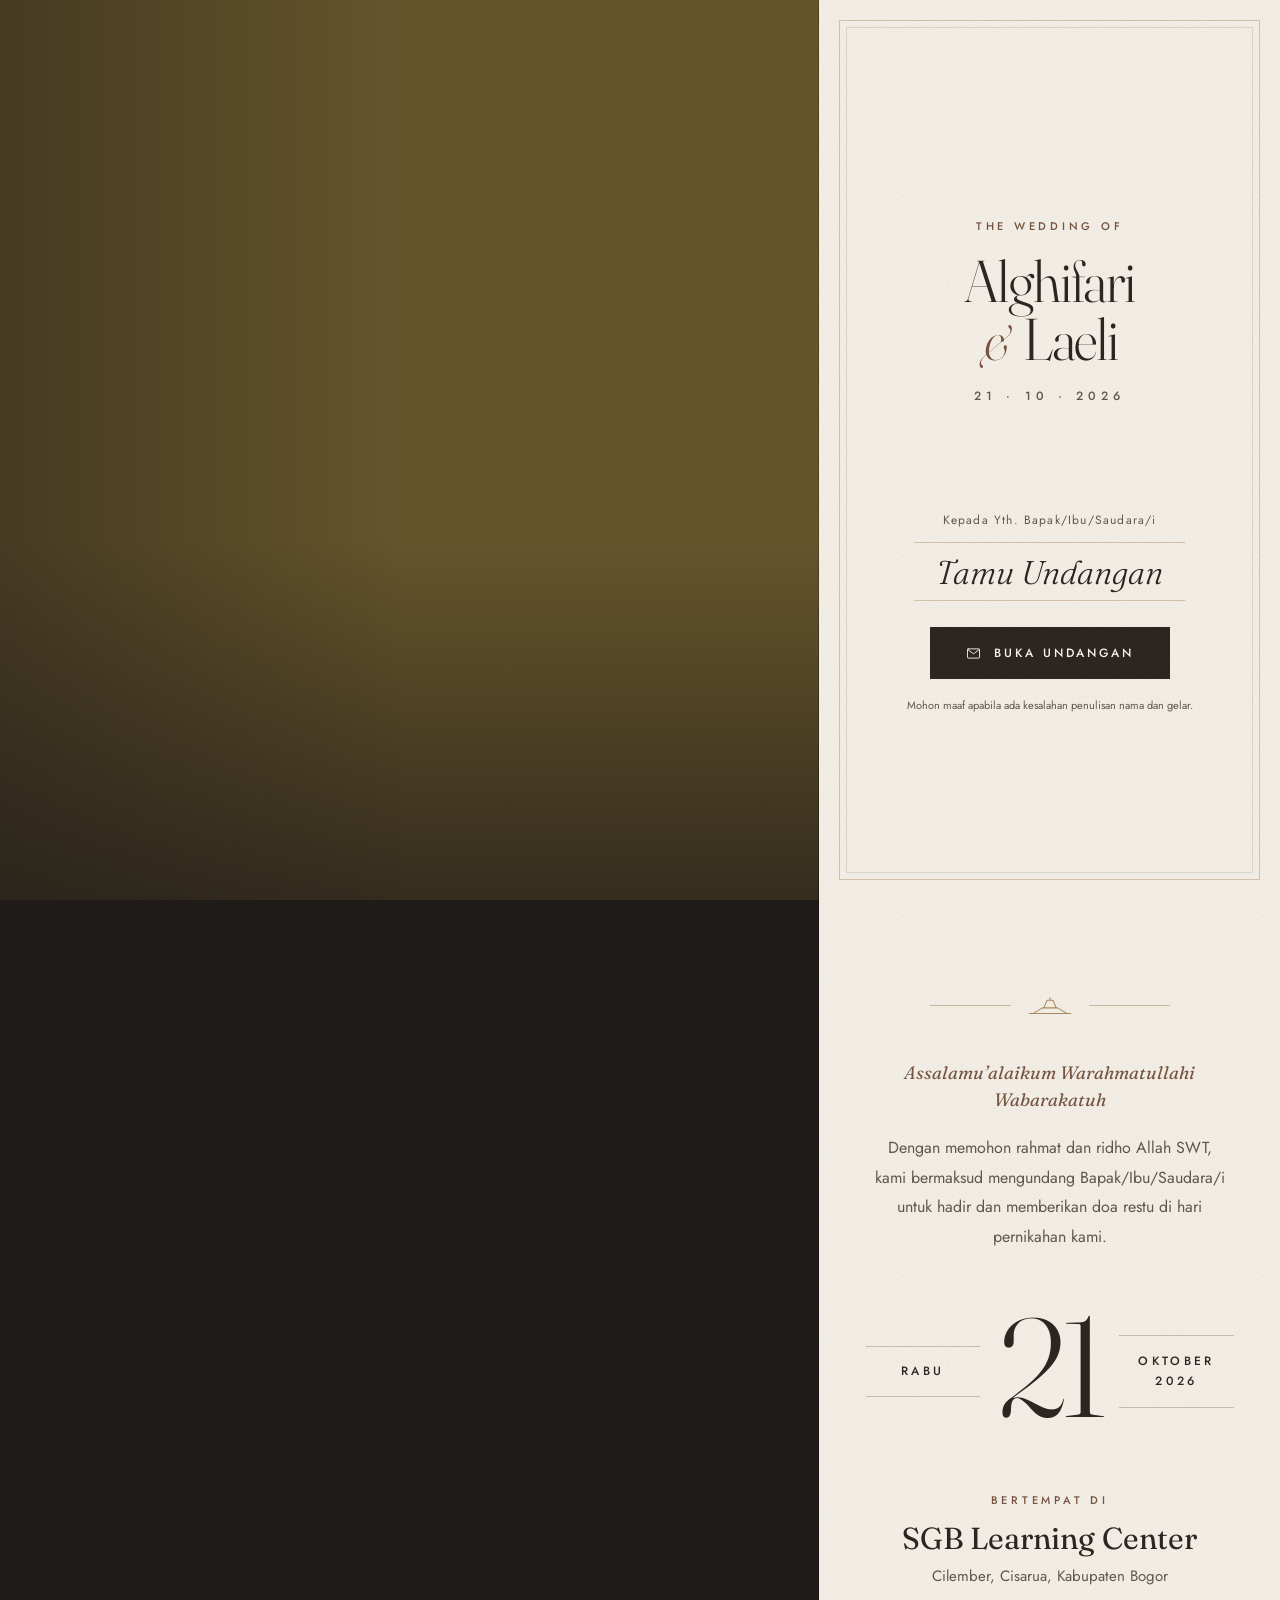
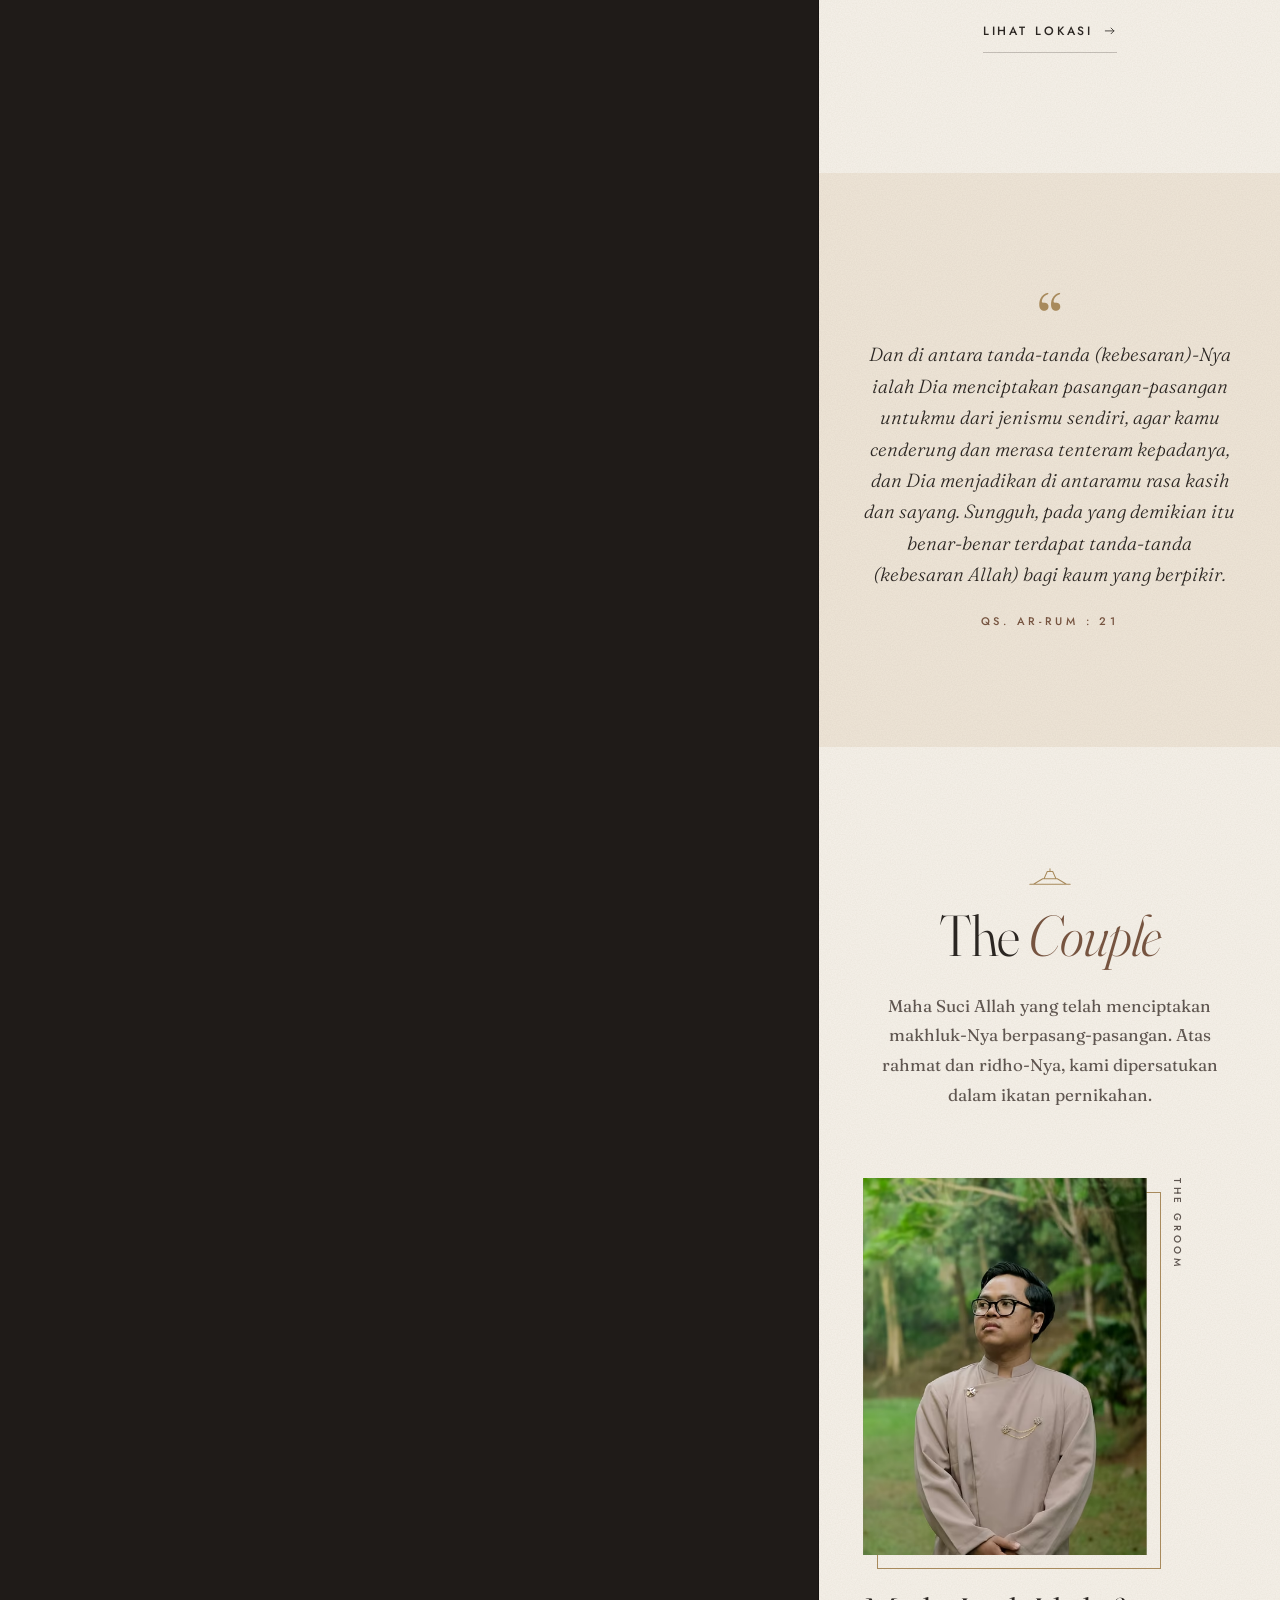
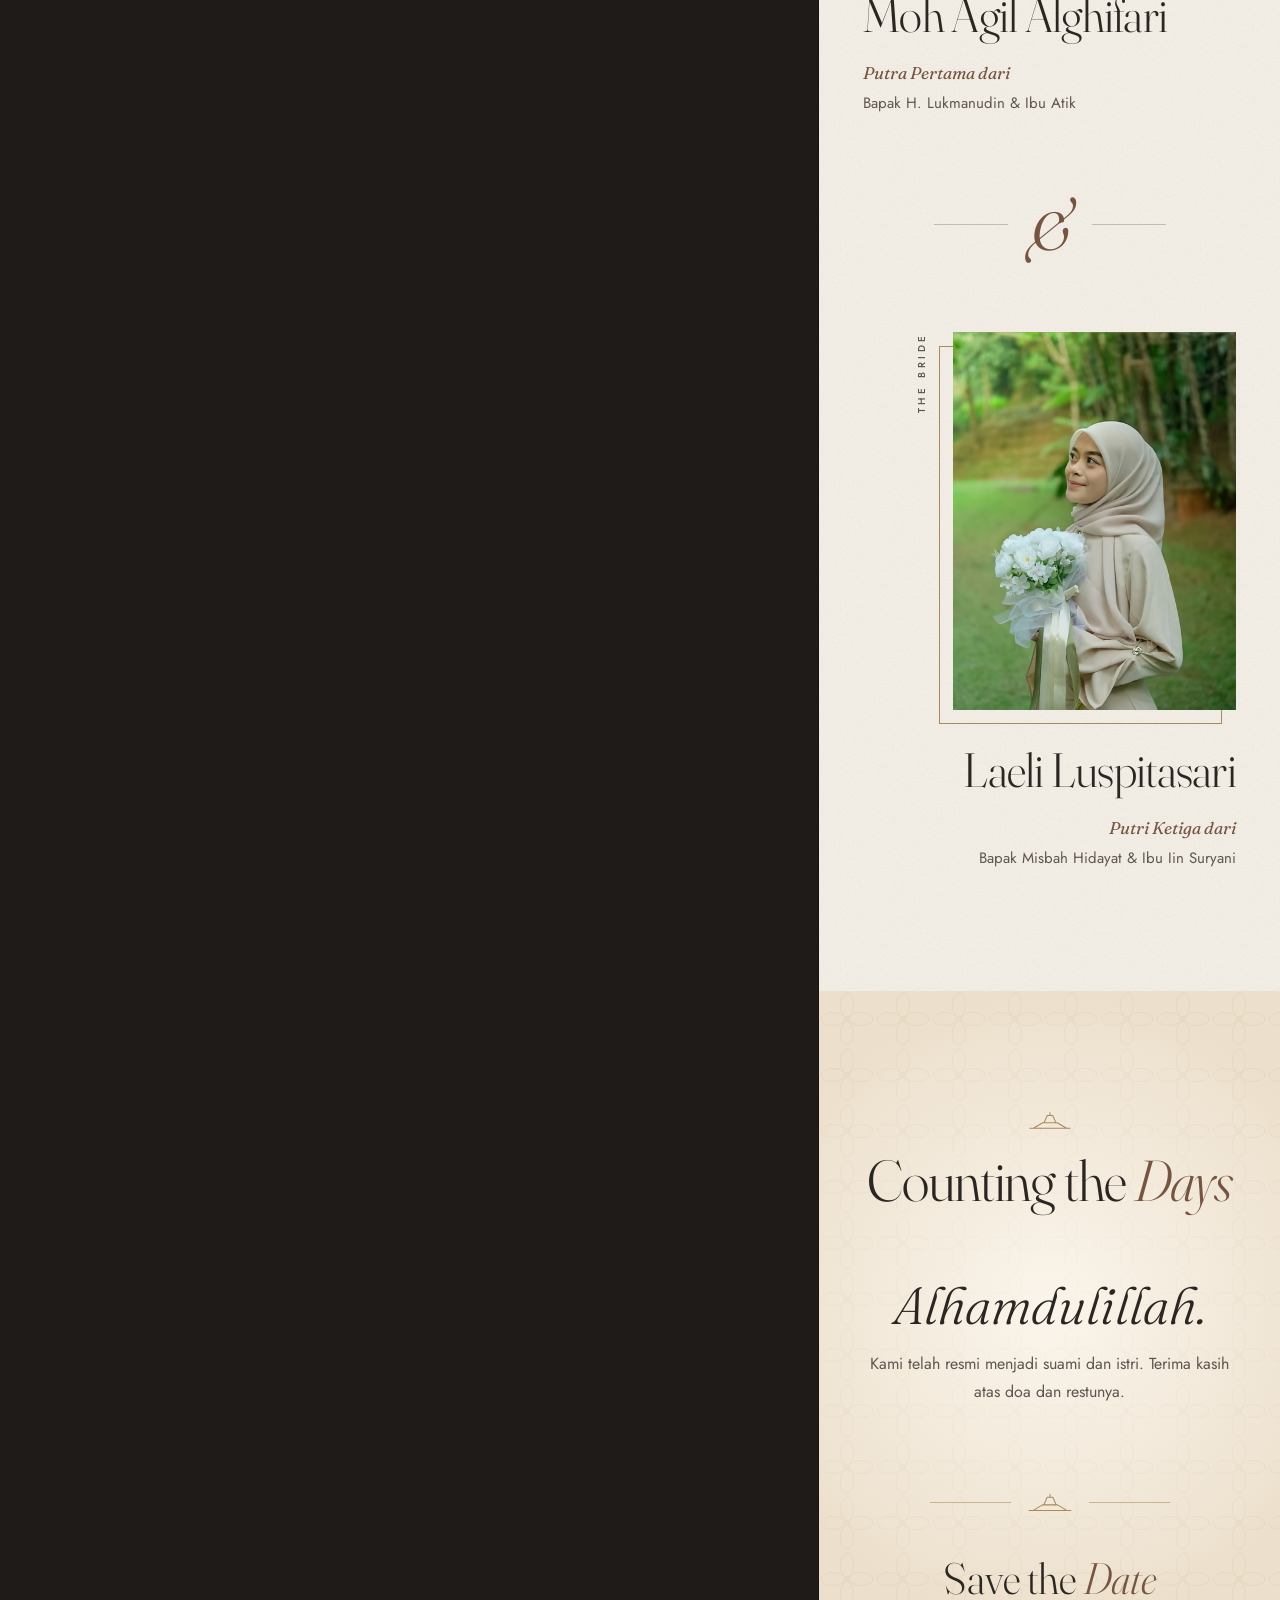
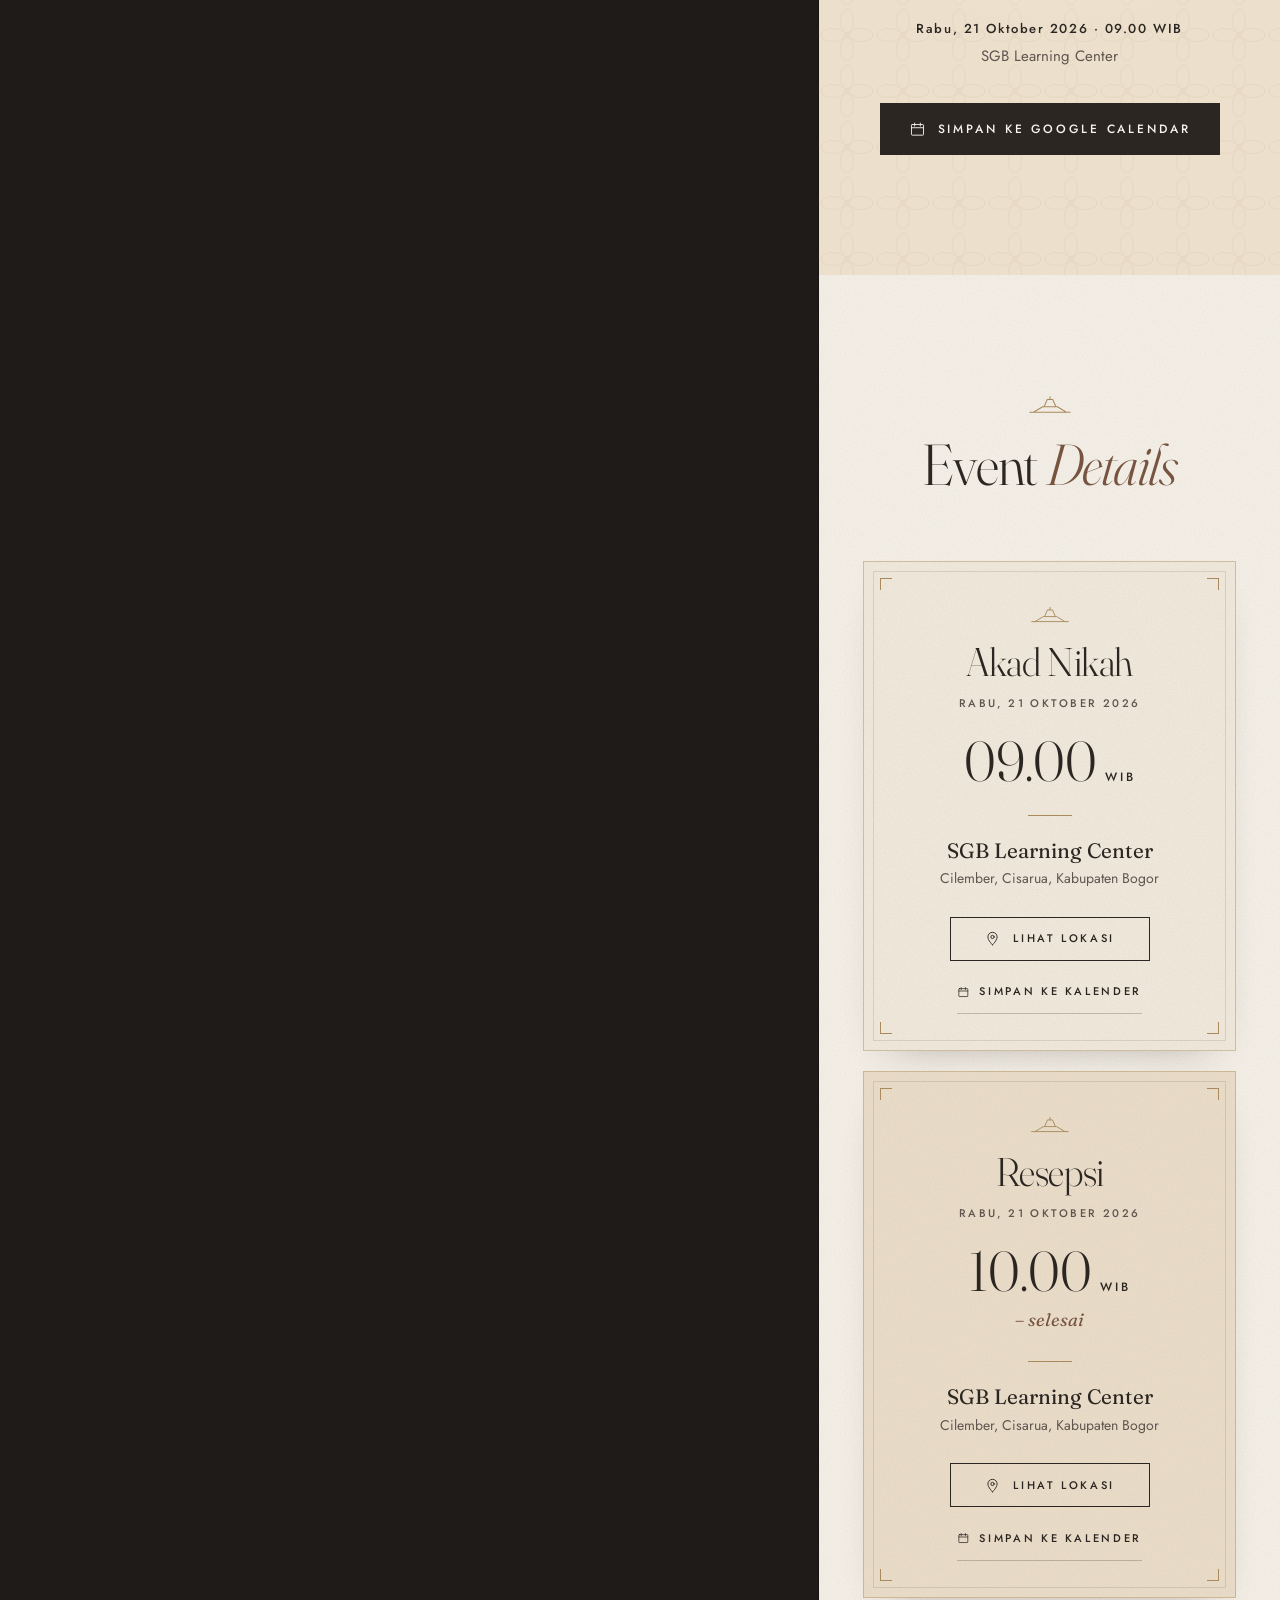
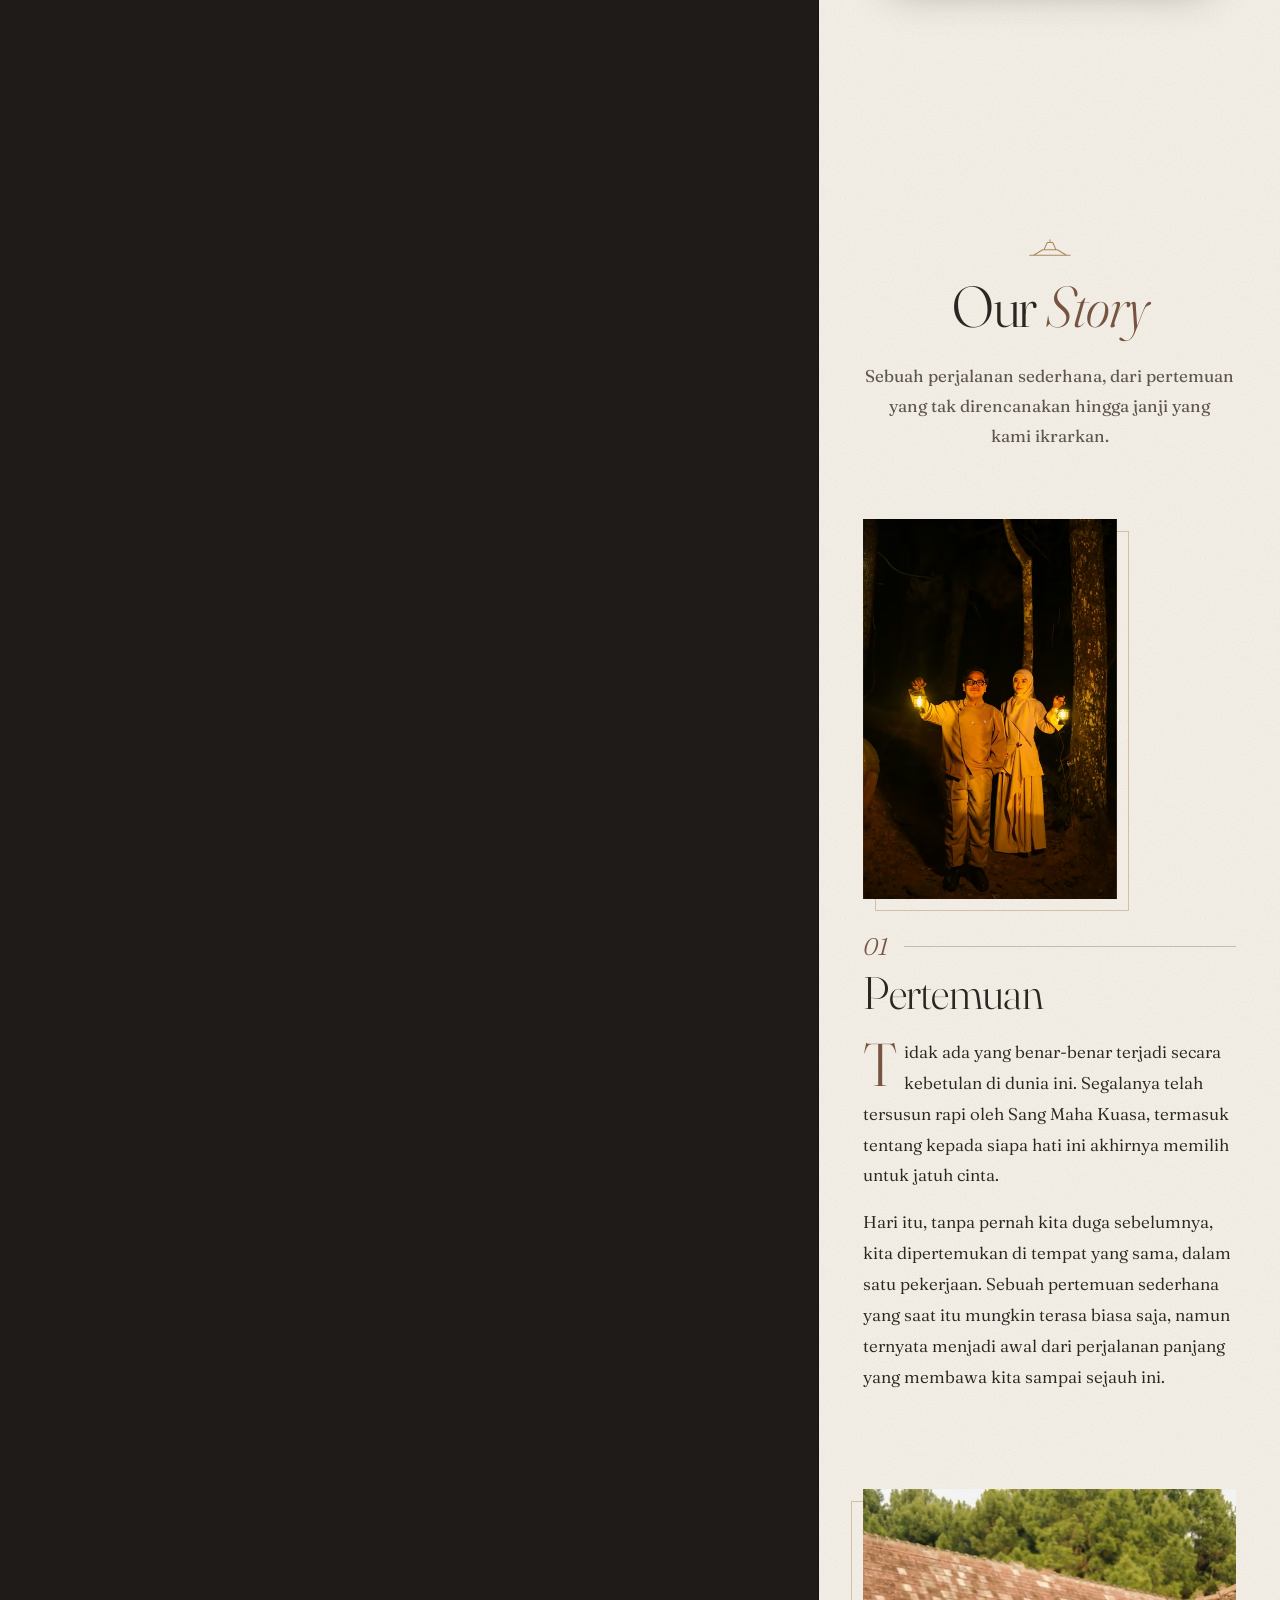
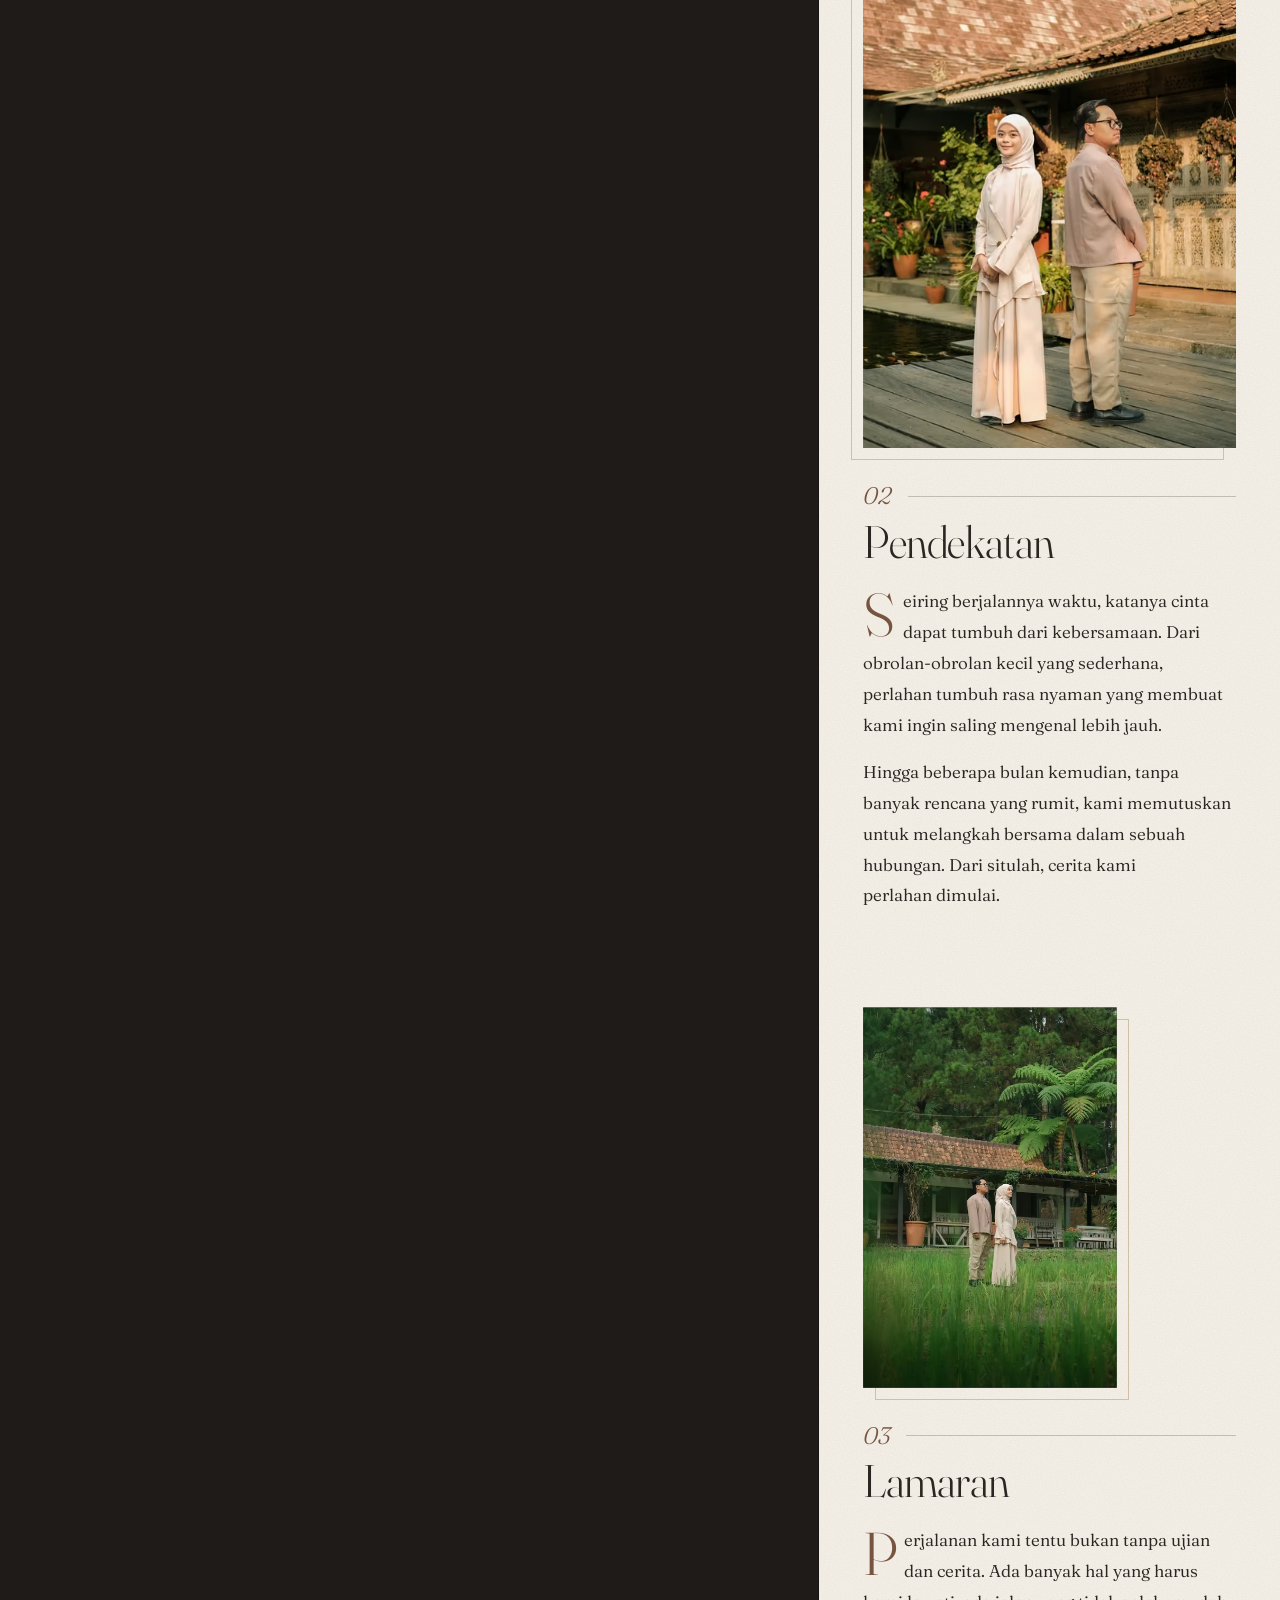
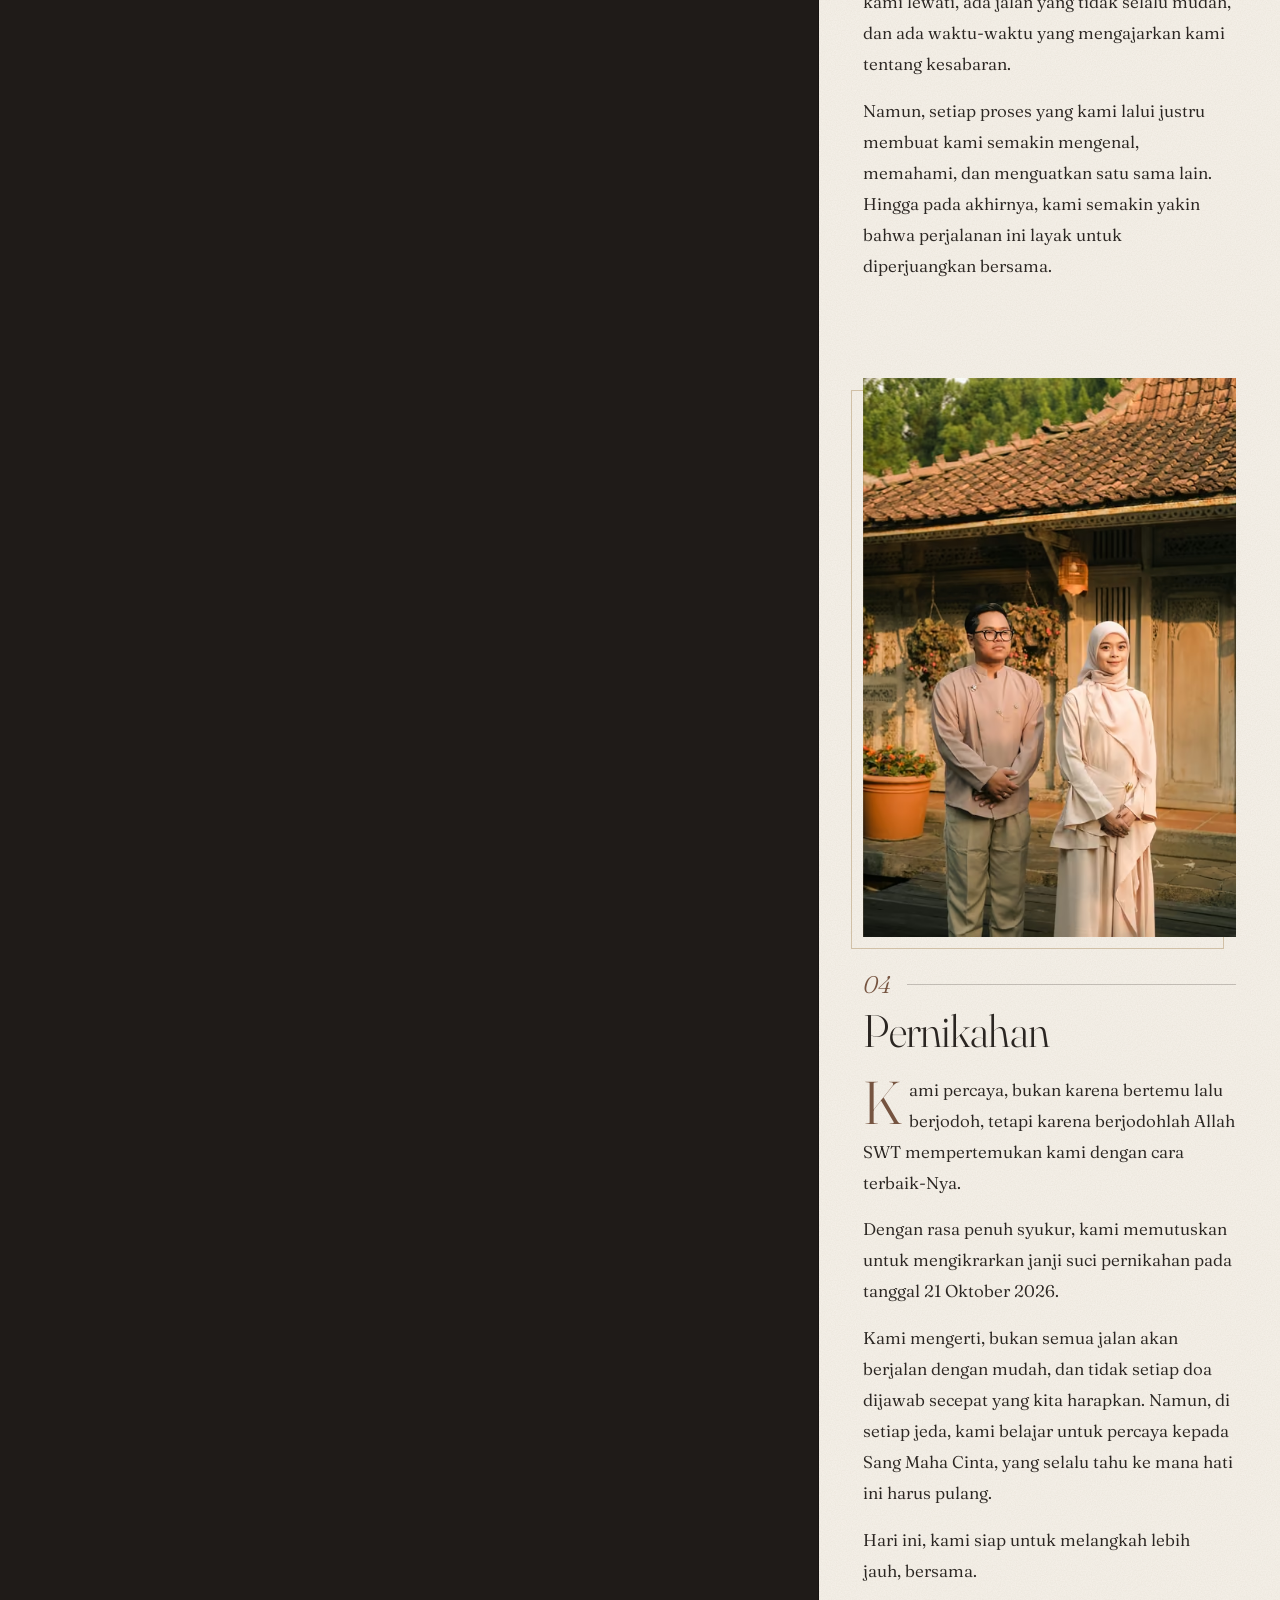
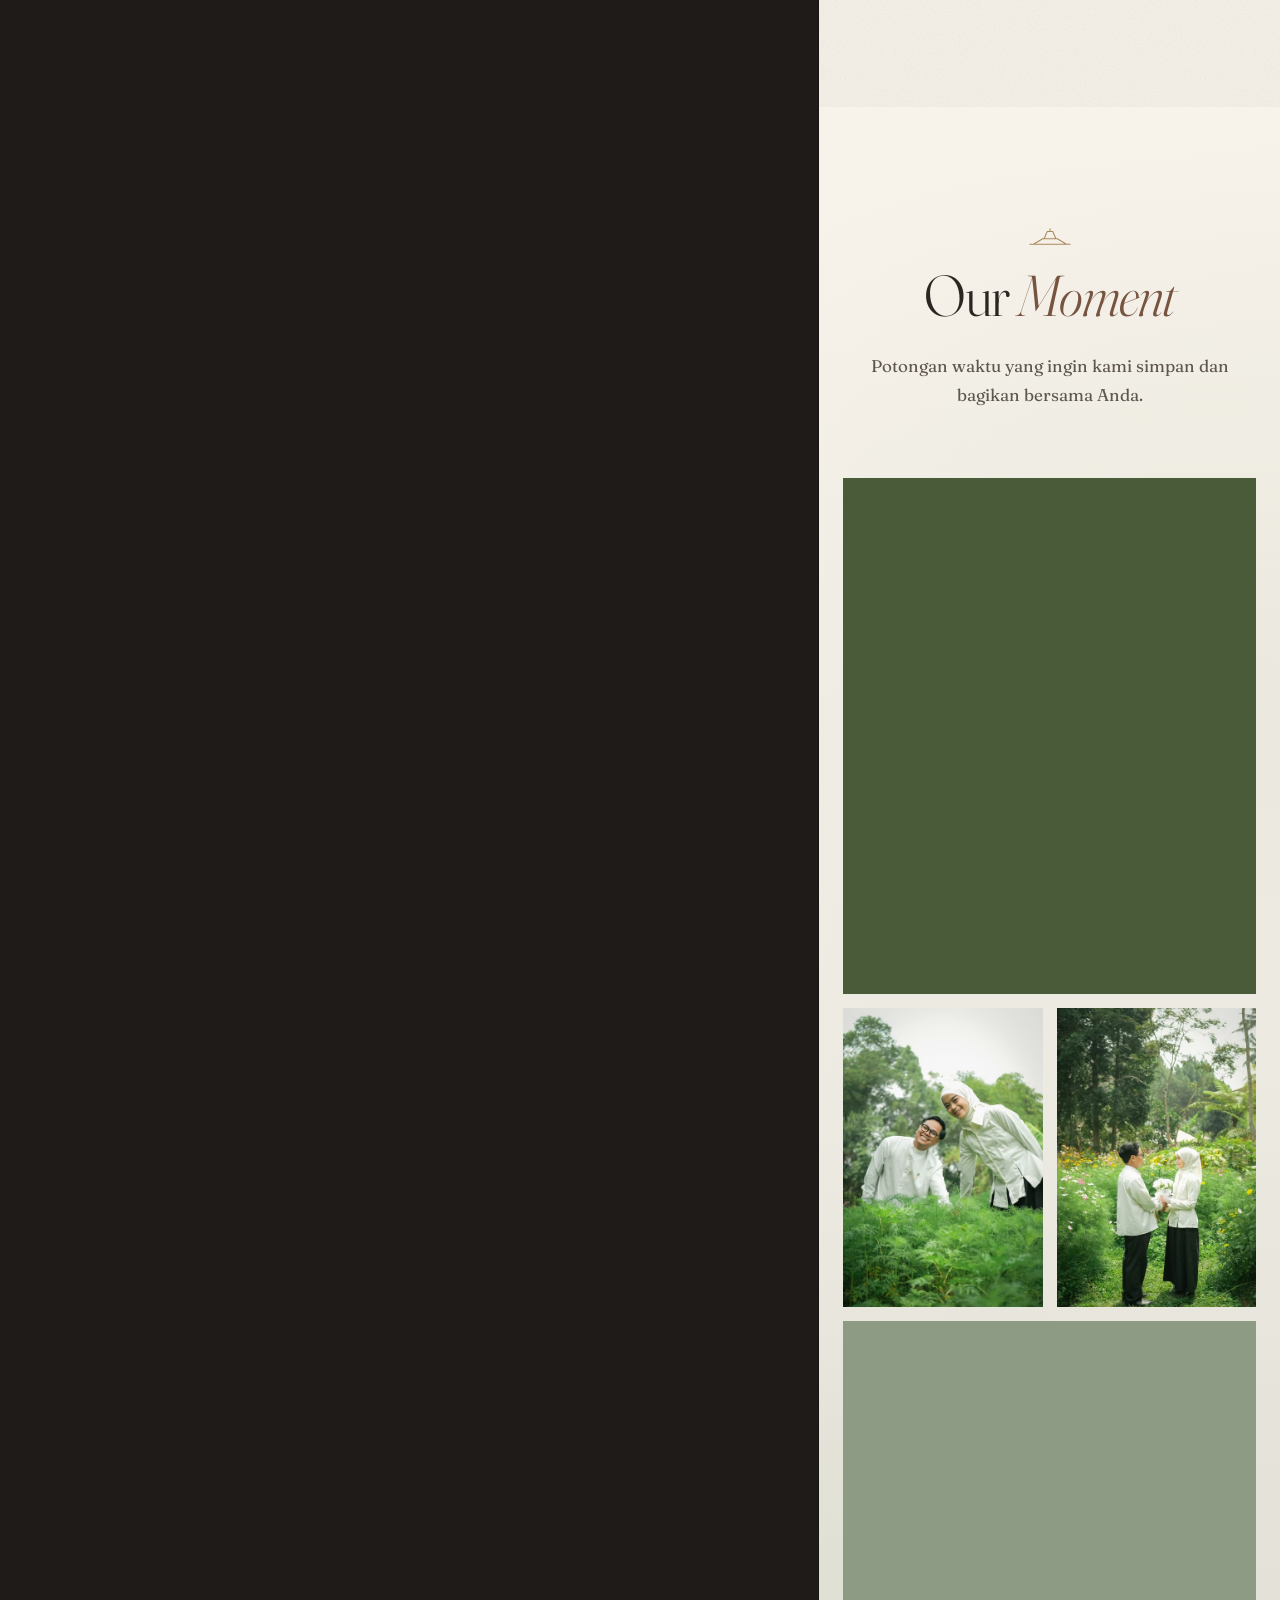
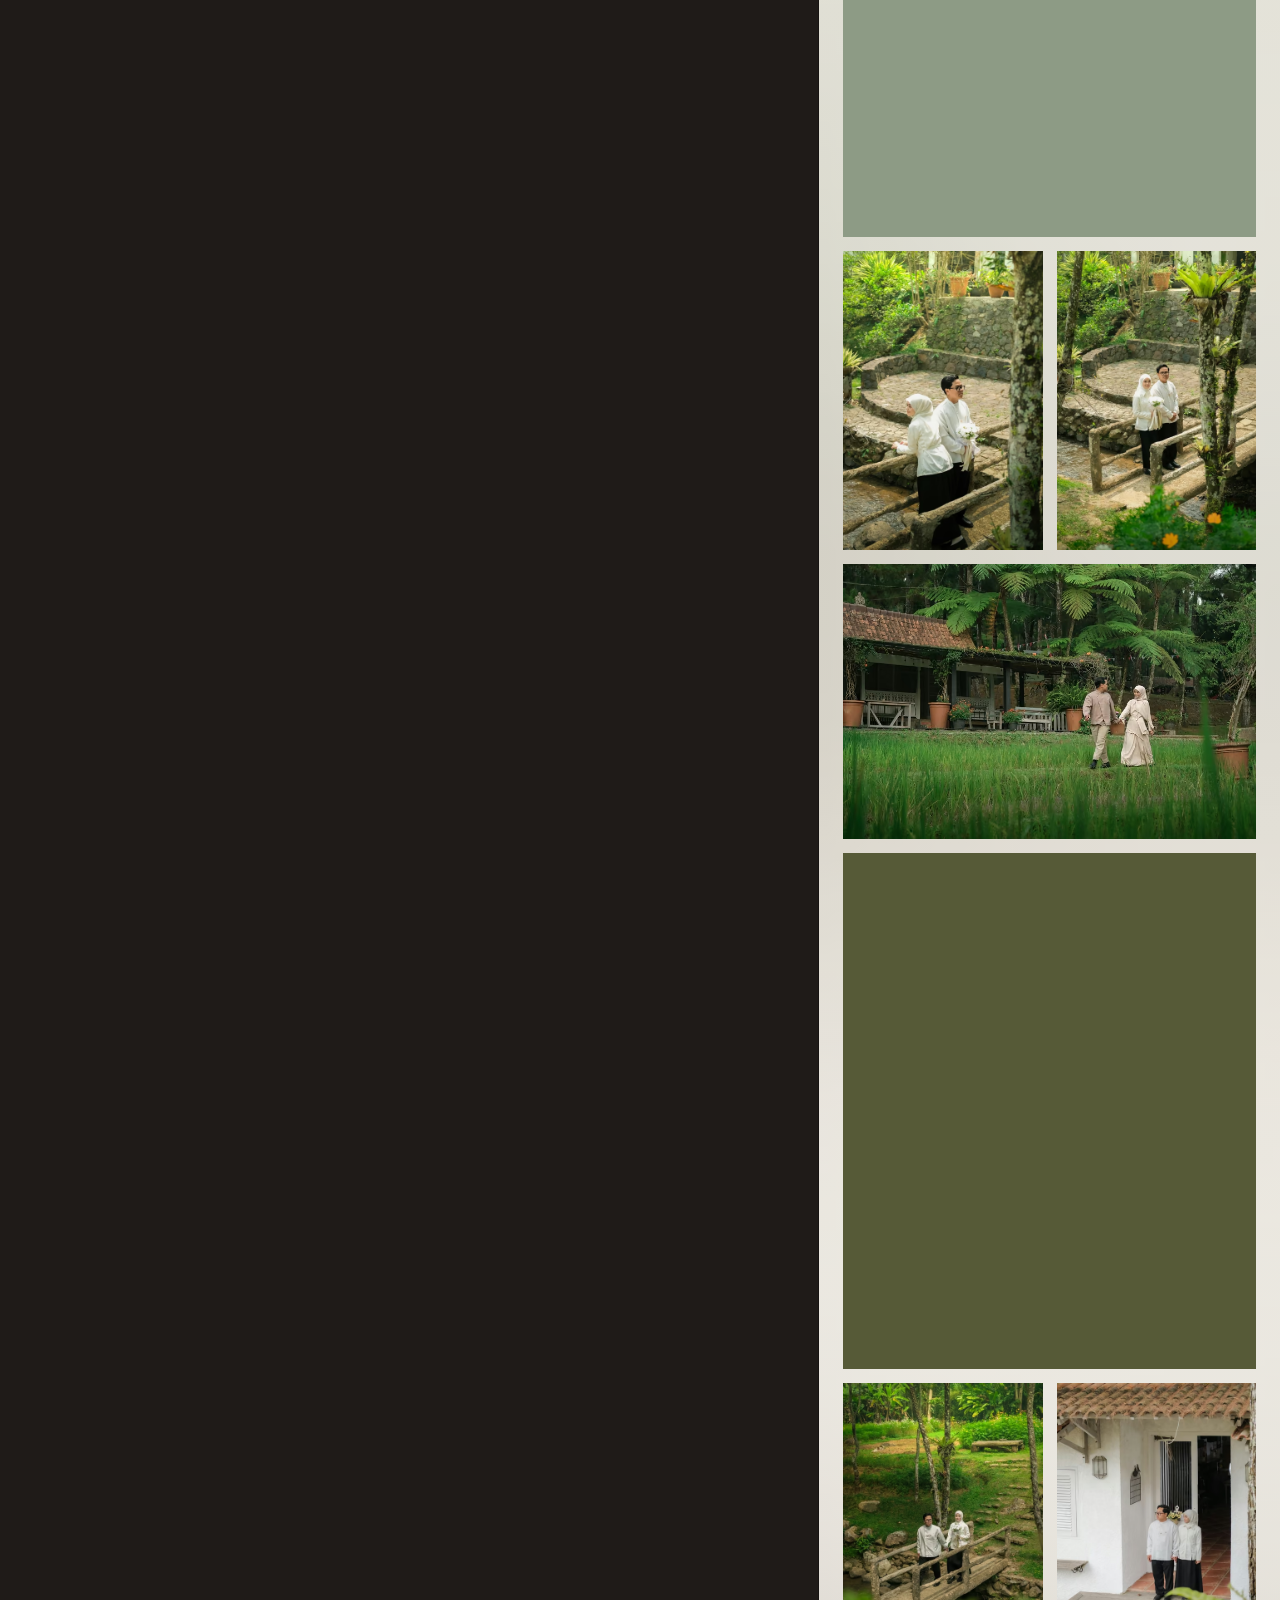
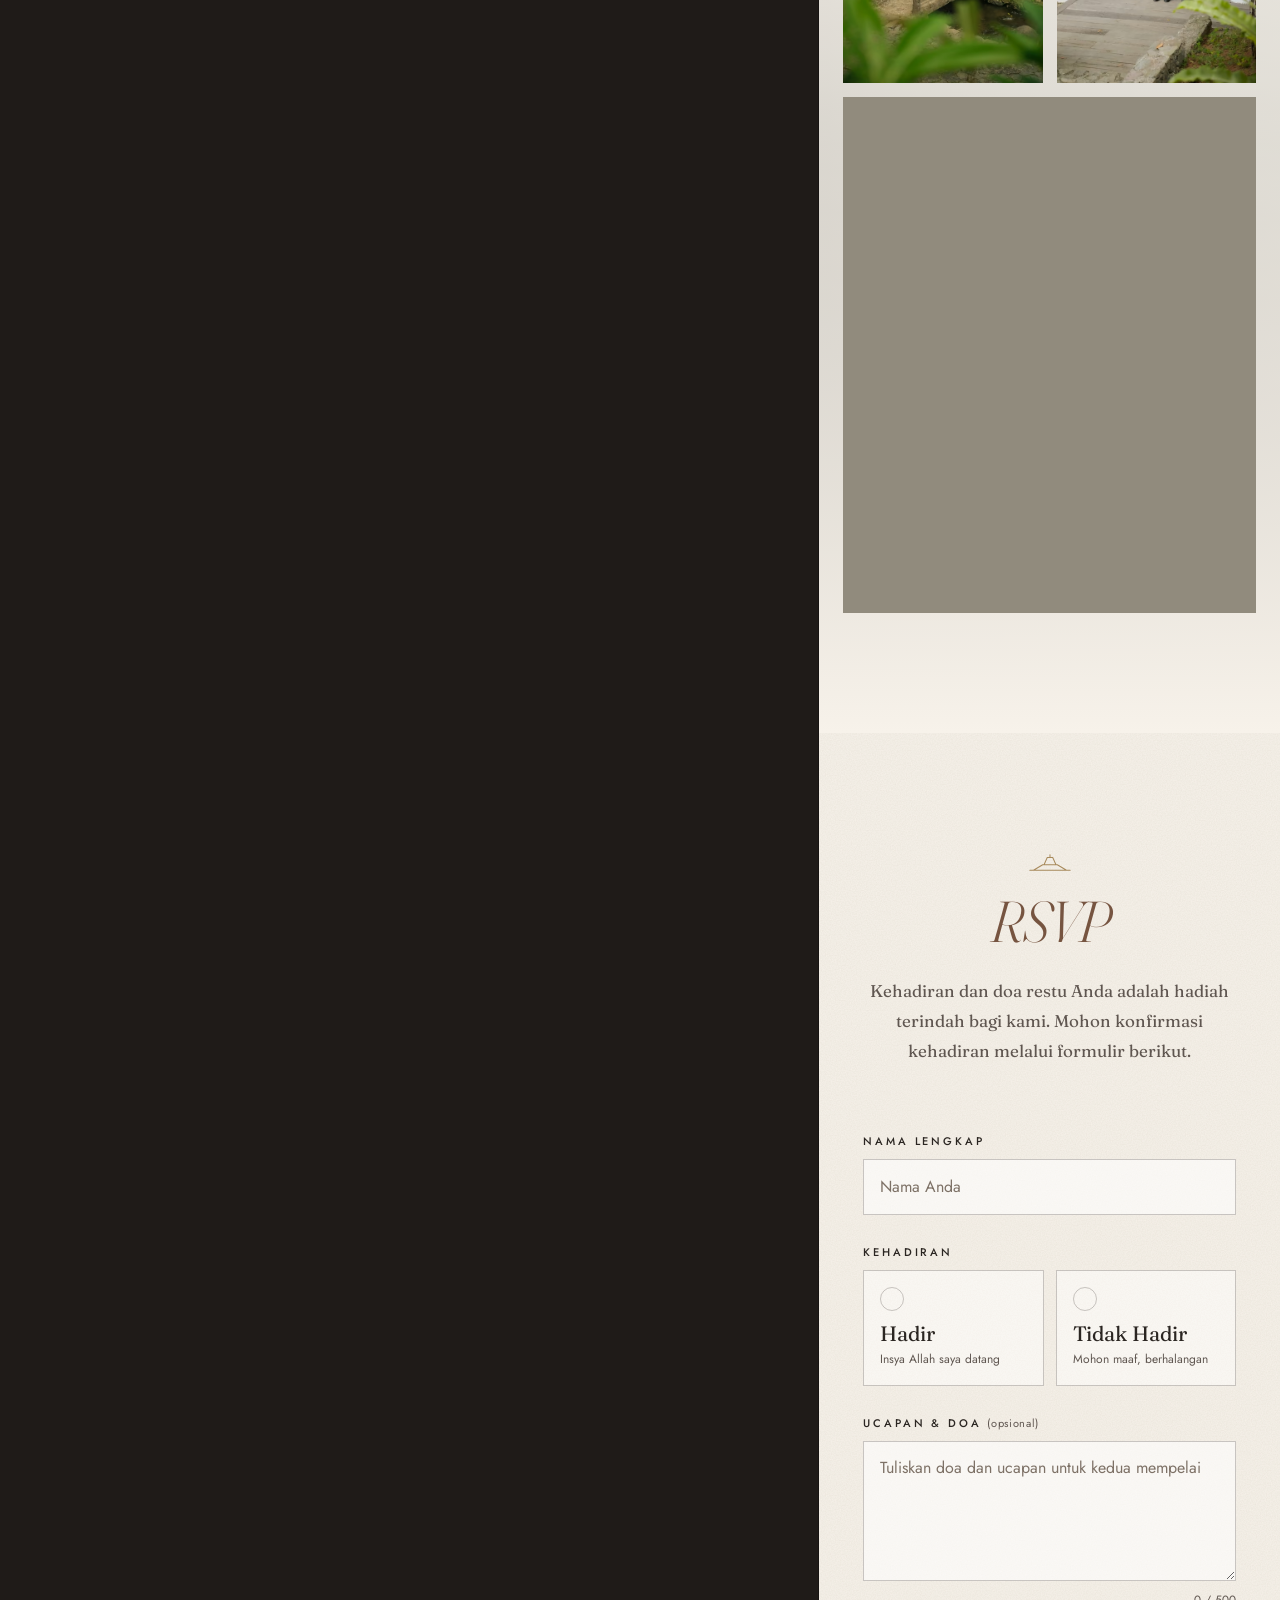
<file: index.html>
<!doctype html>
<html lang="id" class="no-js">
<head>
  <meta charset="utf-8">
  <meta name="viewport" content="width=device-width, initial-scale=1, viewport-fit=cover">
  <title>The Wedding of Alghifari &amp; Laeli | 21 October 2026</title>
  <meta name="description" content="Dengan penuh syukur, kami mengundang Anda di hari pernikahan Moh Agil Alghifari &amp; Laeli Luspitasari. Rabu, 21 Oktober 2026 · SGB Learning Center, Cisarua, Bogor.">
  <meta name="theme-color" content="#17130F">
  <meta name="color-scheme" content="light">
  <meta name="format-detection" content="telephone=no">
  <link rel="canonical" href="https://onepercent.my.id/wedding-alghifari-laeli/">

  <!-- Social sharing (WhatsApp, Facebook, X): absolute URLs of the live site. -->
  <meta property="og:type" content="website">
  <meta property="og:site_name" content="Alghifari &amp; Laeli">
  <meta property="og:locale" content="id_ID">
  <meta property="og:title" content="The Wedding of Alghifari &amp; Laeli">
  <meta property="og:description" content="Rabu, 21 Oktober 2026 · SGB Learning Center, Cisarua, Bogor. Kami mengundang Anda untuk hadir dan memberikan doa restu.">
  <meta property="og:url" content="https://onepercent.my.id/wedding-alghifari-laeli/">
  <meta property="og:image" content="https://onepercent.my.id/wedding-alghifari-laeli/assets/images/meta/og-image.jpg">
  <meta property="og:image:width" content="1200">
  <meta property="og:image:height" content="630">
  <meta property="og:image:alt" content="Alghifari dan Laeli membawa lentera di tengah hutan pada malam hari, undangan pernikahan 21 Oktober 2026">
  <meta name="twitter:card" content="summary_large_image">
  <meta name="twitter:title" content="The Wedding of Alghifari &amp; Laeli">
  <meta name="twitter:description" content="Rabu, 21 Oktober 2026 · SGB Learning Center, Cisarua, Bogor.">
  <meta name="twitter:image" content="https://onepercent.my.id/wedding-alghifari-laeli/assets/images/meta/og-image.jpg">

  <link rel="icon" href="assets/images/meta/favicon.svg" type="image/svg+xml">
  <link rel="icon" href="assets/images/meta/favicon-32.png" sizes="32x32" type="image/png">
  <link rel="apple-touch-icon" href="assets/images/meta/apple-touch-icon.png">

  <!-- Critical assets (fonts + the opening photograph) are preloaded by the inline script below -->
  <link rel="stylesheet" href="css/main.css">
  <link rel="stylesheet" href="css/responsive.css">

  <!-- All content and photos come from js/config.js (loaded first so the cover photo can start downloading early) -->
  <script src="js/config.js"></script>

  <script>
    // Runs before paint: enables JS styles and locks scroll behind the cover.
    document.documentElement.classList.replace("no-js", "js");
    document.documentElement.classList.add("is-locked");
    // Start downloading the cover photo configured in js/config.js right away.
    (function (img) {
      if (!img) return;
      var l = document.createElement("link");
      l.rel = "preload";
      l.as = "image";
      l.type = "image/avif";
      l.setAttribute("fetchpriority", "high");
      l.setAttribute("imagesrcset", img.widths.map(function (w) { return img.src + "-" + w + ".avif " + Math.min(w, img.w) + "w"; }).join(", "));
      l.setAttribute("imagesizes", "(min-width: 1024px) 66vw, 100vw");
      document.head.appendChild(l);
    })(window.WEDDING_CONFIG && window.WEDDING_CONFIG.images && window.WEDDING_CONFIG.images.cover);
    // Fonts: preload over http(s). Opened straight from a folder (file://)? Browsers
    // block font files there, so use the embedded copies instead (no console errors).
    if (location.protocol === "file:") {
      var fl = document.createElement("link");
      fl.rel = "stylesheet";
      fl.href = "css/fonts-local.css";
      document.head.appendChild(fl);
    } else {
      ["fraunces-latin", "jost-latin"].forEach(function (f) {
        var p = document.createElement("link");
        p.rel = "preload";
        p.as = "font";
        p.type = "font/woff2";
        p.crossOrigin = "anonymous";
        p.href = "assets/fonts/" + f + ".woff2";
        document.head.appendChild(p);
      });
    }
  </script>
</head>
<body>
  <a class="skip-link" href="#main">Lewati ke isi undangan</a>

  <!-- ===== SVG sprite (icons + roof mark) ===== -->
  <svg width="0" height="0" class="sprite" aria-hidden="true" focusable="false">
    <symbol id="i-atap" viewBox="0 0 48 20"><path d="M2 18.5h44M6 18.5l10-6h16l10 6M17.5 12.5 21 4.5h6l3.5 8M24 4.5V1.5"/></symbol>
    <symbol id="i-mail" viewBox="0 0 24 24"><rect x="3.5" y="5.5" width="17" height="13" rx="1"/><path d="m4 6.5 8 6 8-6"/></symbol>
    <symbol id="i-calendar" viewBox="0 0 24 24"><rect x="3.5" y="5" width="17" height="15" rx="1"/><path d="M3.5 9.5h17M8 3v4M16 3v4"/></symbol>
    <symbol id="i-pin" viewBox="0 0 24 24"><path d="M12 21s-6.5-6.2-6.5-11.2a6.5 6.5 0 0 1 13 0C18.5 14.8 12 21 12 21z"/><circle cx="12" cy="9.8" r="2.3"/></symbol>
    <symbol id="i-rings" viewBox="0 0 24 24"><circle cx="9" cy="14.5" r="5.5"/><circle cx="15" cy="14.5" r="5.5"/><path d="m12 3.2 1.6 2-1.6 1.8-1.6-1.8z"/></symbol>
    <symbol id="i-image" viewBox="0 0 24 24"><rect x="3.5" y="4.5" width="17" height="15" rx="1"/><path d="m3.5 16 5-5 4 4 3-3 5 5"/><circle cx="15.5" cy="8.8" r="1.4"/></symbol>
    <symbol id="i-gift" viewBox="0 0 24 24"><rect x="4" y="9" width="16" height="11" rx=".8"/><path d="M3 9h18M12 9v11M12 9c-1.5-3.5-5.5-4.5-5.5-2 0 1.6 2.5 2 5.5 2zm0 0c1.5-3.5 5.5-4.5 5.5-2 0 1.6-2.5 2-5.5 2z"/></symbol>
    <symbol id="i-note" viewBox="0 0 24 24"><path d="M9 18V6l10-2v12"/><circle cx="6.5" cy="18" r="2.5"/><circle cx="16.5" cy="16" r="2.5"/></symbol>
    <symbol id="i-arrow" viewBox="0 0 24 24"><path d="M4 12h15M14 7l5 5-5 5"/></symbol>
    <symbol id="i-close" viewBox="0 0 24 24"><path d="M6 6l12 12M18 6 6 18"/></symbol>
    <symbol id="i-chev" viewBox="0 0 24 24"><path d="m14.5 6-6 6 6 6"/></symbol>
    <symbol id="i-check" viewBox="0 0 24 24"><path d="m5 12.5 4.5 4.5L19 7.5"/></symbol>
    <symbol id="i-at" viewBox="0 0 24 24"><rect x="4" y="4" width="16" height="16" rx="4.5"/><circle cx="12" cy="12" r="3.6"/><circle cx="16.6" cy="7.4" r=".6"/></symbol>
  </svg>

  <!-- ===================================================== OPENING COVER -->
  <div class="cover" id="cover" role="dialog" aria-modal="true" aria-labelledby="cover-title" aria-describedby="cover-guest">
    <div class="cover__media" aria-hidden="true" data-slot="cover"></div>
    <div class="cover__shade" aria-hidden="true"></div>

    <div class="cover__content">
      <header class="cover__top">
        <p class="eyebrow eyebrow--night">The Wedding of</p>
        <h2 class="cover__names" id="cover-title">
          <span data-bind="groom.nick">Alghifari</span>
          <span class="amp" aria-hidden="true">&amp;</span><span class="visually-hidden">dan</span>
          <span data-bind="bride.nick">Laeli</span>
        </h2>
        <p class="cover__date" data-bind="date.dots">21 · 10 · 2026</p>
      </header>

      <div class="cover__guest" id="cover-guest">
        <p class="cover__to" data-bind="copy.coverTo">Kepada Yth. Bapak/Ibu/Saudara/i</p>
        <p class="cover__name"><span data-bind="guest.name">Tamu Undangan</span></p>
        <button class="btn btn--lantern cover__btn" id="open-invitation" type="button">
          <svg class="icon" aria-hidden="true"><use href="#i-mail"/></svg>
          <span data-bind="copy.openButton">Buka Undangan</span>
        </button>
        <p class="cover__note" data-bind="copy.coverNote">Mohon maaf apabila ada kesalahan penulisan nama dan gelar.</p>
      </div>
    </div>
  </div>

  <!-- ===================================== DESKTOP STAGE (decorative) -->
  <div class="stage" aria-hidden="true">
    <div class="stage__slot" data-slot="stage-cover"></div>
    <div class="stage__slot stage__slot--hero" data-slot="stage-hero"></div>
    <div class="stage__shade"></div>
    <div class="stage__caption">
      <p class="eyebrow eyebrow--night">The Wedding of</p>
      <p class="stage__names"><span data-bind="groom.nick">Alghifari</span> <span class="amp">&amp;</span> <span data-bind="bride.nick">Laeli</span></p>
      <p class="stage__date" data-bind="date.dots">21 · 10 · 2026</p>
    </div>
  </div>

  <!-- ================================================== THE INVITATION -->
  <main id="main" class="invitation" inert>

    <!-- 2 · HEADER -->
    <section id="home" class="hero" data-nav="home" aria-labelledby="hero-title">
      <div class="hero__media" aria-hidden="true" data-slot="hero"></div>
      <div class="hero__content">
        <svg class="hero__mark" aria-hidden="true"><use href="#i-atap"/></svg>
        <p class="eyebrow">The Wedding of</p>
        <h1 class="hero__names" id="hero-title" tabindex="-1">
          <span class="hero__line" data-bind="groom.nick">Alghifari</span>
          <span class="hero__line hero__line--amp"><span class="amp" aria-hidden="true">&amp;</span><span class="visually-hidden">dan</span></span>
          <span class="hero__line" data-bind="bride.nick">Laeli</span>
        </h1>
        <p class="hero__date" data-bind="date.dots">21 · 10 · 2026</p>
      </div>
      <a class="scroll-cue" href="#intro"><span class="visually-hidden">Gulir ke bawah</span></a>
    </section>

    <!-- 3 · DATE & VENUE -->
    <section id="intro" class="intro section" data-nav="home" aria-labelledby="intro-title">
      <div class="wrap">
        <div class="atap" aria-hidden="true"><svg><use href="#i-atap"/></svg></div>
        <p class="intro__salam" data-bind="copy.salam" data-reveal>Assalamu’alaikum Warahmatullahi Wabarakatuh</p>
        <p class="intro__text" data-bind="copy.intro" data-reveal>Dengan memohon rahmat dan ridho Allah SWT, kami bermaksud mengundang Bapak/Ibu/Saudara/i untuk hadir dan memberikan doa restu di hari pernikahan kami.</p>

        <h2 class="visually-hidden" id="intro-title">Tanggal dan tempat</h2>
        <div class="dateplate" data-reveal>
          <p class="dateplate__side"><span data-bind="date.weekday">Rabu</span></p>
          <p class="dateplate__num" data-bind="date.day">21</p>
          <p class="dateplate__side dateplate__side--right"><span data-bind="date.month">Oktober</span><span data-bind="date.year">2026</span></p>
        </div>

        <div class="venue-line" data-reveal>
          <p class="eyebrow">Bertempat di</p>
          <a class="venue-line__name" data-href="maps" href="https://maps.app.goo.gl/hkwfC3oZhdUQjaJB6" target="_blank" rel="noopener noreferrer" data-bind="venue.name">SGB Learning Center</a>
          <p class="venue-line__addr" data-bind="venue.short">Cilember, Cisarua, Kabupaten Bogor</p>
          <a class="link-arrow" data-href="maps" href="https://maps.app.goo.gl/hkwfC3oZhdUQjaJB6" target="_blank" rel="noopener noreferrer">
            <span>Lihat Lokasi</span><svg class="icon" aria-hidden="true"><use href="#i-arrow"/></svg>
          </a>
        </div>
      </div>
    </section>

    <!-- Verse -->
    <section id="verse" class="verse section section--linen" data-nav="home" aria-label="Kutipan ayat suci">
      <figure class="wrap verse__fig" data-reveal>
        <span class="verse__mark" aria-hidden="true">“</span>
        <blockquote class="verse__text"><p data-bind="copy.verse.text">Dan di antara tanda-tanda (kebesaran)-Nya ialah Dia menciptakan pasangan-pasangan untukmu dari jenismu sendiri, agar kamu cenderung dan merasa tenteram kepadanya, dan Dia menjadikan di antaramu rasa kasih dan sayang. Sungguh, pada yang demikian itu benar-benar terdapat tanda-tanda (kebesaran Allah) bagi kaum yang berpikir.</p></blockquote>
        <figcaption class="verse__src" data-bind="copy.verse.source">QS. Ar-Rum : 21</figcaption>
      </figure>
    </section>

    <!-- 4–5 · GROOM & BRIDE -->
    <section id="couple" class="couple section" data-nav="couple" aria-labelledby="couple-title">
      <div class="wrap">
        <header class="sec-head" data-reveal>
          <svg class="sec-mark" aria-hidden="true"><use href="#i-atap"/></svg>
          <h2 class="title" id="couple-title">The <em>Couple</em></h2>
          <p class="sec-lead" data-bind="copy.coupleIntro">Maha Suci Allah yang telah menciptakan makhluk-Nya berpasang-pasangan. Atas rahmat dan ridho-Nya, kami dipersatukan dalam ikatan pernikahan.</p>
        </header>
      </div>

      <article class="person person--groom" id="groom" aria-labelledby="groom-name">
        <figure class="person__figure" data-reveal="image">
          <div class="frame"><div class="frame__img" data-image="groom"></div></div>
          <figcaption class="person__tag">The Groom</figcaption>
        </figure>
        <div class="person__body" data-reveal>
          <h3 class="person__name" id="groom-name" data-bind="groom.name">Moh Agil Alghifari</h3>
          <p class="person__parents">
            <span class="person__childof" data-bind="groom.childOf">Putra Pertama dari</span>
            <span data-bind="groom.parents">Bapak H. Lukmanudin &amp; Ibu Atik</span>
          </p>
          <a class="person__ig" data-instagram="groom" href="#" target="_blank" rel="noopener noreferrer" hidden><svg class="icon" aria-hidden="true"><use href="#i-at"/></svg><span></span></a>
        </div>
      </article>

      <div class="couple__amp" aria-hidden="true"><span>&amp;</span></div>

      <article class="person person--bride" id="bride" aria-labelledby="bride-name">
        <figure class="person__figure" data-reveal="image">
          <div class="frame"><div class="frame__img" data-image="bride"></div></div>
          <figcaption class="person__tag">The Bride</figcaption>
        </figure>
        <div class="person__body" data-reveal>
          <h3 class="person__name" id="bride-name" data-bind="bride.name">Laeli Luspitasari</h3>
          <p class="person__parents">
            <span class="person__childof" data-bind="bride.childOf">Putri Ketiga dari</span>
            <span data-bind="bride.parents">Bapak Misbah Hidayat &amp; Ibu Iin Suryani</span>
          </p>
          <a class="person__ig" data-instagram="bride" href="#" target="_blank" rel="noopener noreferrer" hidden><svg class="icon" aria-hidden="true"><use href="#i-at"/></svg><span></span></a>
        </div>
      </article>
    </section>

    <!-- 6–7 · COUNTDOWN + SAVE THE DATE -->
    <section id="countdown" class="countdown section section--champagne" data-nav="events" aria-labelledby="countdown-title">
      <div class="countdown__glow" aria-hidden="true"></div>
      <div class="wrap">
        <header class="sec-head" data-reveal>
          <svg class="sec-mark" aria-hidden="true"><use href="#i-atap"/></svg>
          <h2 class="title" id="countdown-title">Counting the <em>Days</em></h2>
        </header>

        <div class="timer" role="timer" aria-label="Hitung mundur menuju hari pernikahan" data-stagger="120">
          <div class="timer__unit" data-reveal><span class="timer__num" data-unit="days">00</span><span class="timer__label" data-unit-label="days">Hari</span></div>
          <div class="timer__unit" data-reveal><span class="timer__num" data-unit="hours">00</span><span class="timer__label" data-unit-label="hours">Jam</span></div>
          <div class="timer__unit" data-reveal><span class="timer__num" data-unit="minutes">00</span><span class="timer__label" data-unit-label="minutes">Menit</span></div>
          <div class="timer__unit" data-reveal><span class="timer__num" data-unit="seconds">00</span><span class="timer__label" data-unit-label="seconds">Detik</span></div>
        </div>
        <div class="timer-done" hidden>
          <p class="timer-done__title">Today is the day.</p>
          <p class="timer-done__sub"></p>
        </div>

        <div class="savedate" id="save-the-date" data-reveal>
          <div class="atap" aria-hidden="true"><svg><use href="#i-atap"/></svg></div>
          <h3 class="savedate__title">Save the <em>Date</em></h3>
          <p class="savedate__when" data-bind="date.firstTime">Rabu, 21 Oktober 2026 · 08.30 WIB</p>
          <p class="savedate__where" data-bind="venue.name">SGB Learning Center</p>
          <a class="btn btn--solid" id="calendar-link" href="https://calendar.google.com/calendar/" target="_blank" rel="noopener noreferrer">
            <svg class="icon" aria-hidden="true"><use href="#i-calendar"/></svg>
            <span>Simpan ke Google Calendar</span>
          </a>
        </div>
      </div>
    </section>

    <!-- 8 · EVENT DETAILS -->
    <section id="events" class="events section" data-nav="events" aria-labelledby="events-title">
      <div class="wrap">
        <header class="sec-head" data-reveal>
          <svg class="sec-mark" aria-hidden="true"><use href="#i-atap"/></svg>
          <h2 class="title" id="events-title">Event <em>Details</em></h2>
        </header>
        <ol class="events__list" id="event-list" data-stagger="180"></ol>
      </div>
    </section>

    <!-- 9 · OUR STORY -->
    <section id="story" class="story section" data-nav="story" aria-labelledby="story-title">
      <div class="wrap">
        <header class="sec-head" data-reveal>
          <svg class="sec-mark" aria-hidden="true"><use href="#i-atap"/></svg>
          <h2 class="title" id="story-title">Our <em>Story</em></h2>
          <p class="sec-lead" data-bind="copy.storyIntro">Sebuah perjalanan sederhana, dari pertemuan yang tak direncanakan hingga janji yang kami ikrarkan.</p>
        </header>
      </div>
      <ol class="chapters" id="story-list"></ol>
    </section>

    <!-- 10 · OUR MOMENT -->
    <section id="gallery" class="gallery section" data-nav="gallery" aria-labelledby="gallery-title">
      <div class="wrap">
        <header class="sec-head" data-reveal>
          <svg class="sec-mark" aria-hidden="true"><use href="#i-atap"/></svg>
          <h2 class="title" id="gallery-title">Our <em>Moment</em></h2>
          <p class="sec-lead" data-bind="copy.galleryIntro">Potongan waktu yang ingin kami simpan dan bagikan bersama Anda.</p>
        </header>
      </div>
      <ul class="mosaic" id="gallery-grid" data-stagger="80"></ul>
    </section>

    <!-- 11 · RSVP -->
    <section id="rsvp" class="rsvp section" data-nav="rsvp" aria-labelledby="rsvp-title">
      <div class="wrap wrap--narrow">
        <header class="sec-head" data-reveal>
          <svg class="sec-mark" aria-hidden="true"><use href="#i-atap"/></svg>
          <h2 class="title" id="rsvp-title"><em>RSVP</em></h2>
          <p class="sec-lead" data-bind="copy.rsvpIntro">Kehadiran dan doa restu Anda adalah hadiah terindah bagi kami. Mohon konfirmasi kehadiran melalui formulir berikut.</p>
          <p class="sec-note" data-bind="copy.rsvpDeadline" data-hide-empty="copy.rsvpDeadline" hidden></p>
        </header>

        <p class="rsvp__returning" id="rsvp-returning" hidden></p>

        <form class="form" id="rsvp-form" novalidate data-reveal>
          <fieldset class="form__fields" id="rsvp-fields">
            <legend class="visually-hidden">Formulir konfirmasi kehadiran</legend>

            <div class="field">
              <label class="field__label" for="rsvp-name">Nama Lengkap</label>
              <input class="field__input" id="rsvp-name" name="guestName" type="text" autocomplete="name" autocapitalize="words" maxlength="80" required aria-describedby="rsvp-guestName-error" placeholder="Nama Anda">
              <p class="field__error" id="rsvp-guestName-error"></p>
            </div>

            <fieldset class="field field--choice">
              <legend class="field__label">Kehadiran</legend>
              <div class="choice">
                <label class="choice__opt">
                  <input type="radio" name="attendance" value="attending" required aria-describedby="rsvp-attendance-error">
                  <span class="choice__box">
                    <span class="choice__mark" aria-hidden="true"><svg><use href="#i-check"/></svg></span>
                    <span class="choice__text">Hadir</span>
                    <span class="choice__sub">Insya Allah saya datang</span>
                  </span>
                </label>
                <label class="choice__opt">
                  <input type="radio" name="attendance" value="not_attending" aria-describedby="rsvp-attendance-error">
                  <span class="choice__box">
                    <span class="choice__mark" aria-hidden="true"><svg><use href="#i-close"/></svg></span>
                    <span class="choice__text">Tidak Hadir</span>
                    <span class="choice__sub">Mohon maaf, berhalangan</span>
                  </span>
                </label>
              </div>
              <p class="field__error" id="rsvp-attendance-error"></p>
            </fieldset>

            <div class="field" id="guest-count-field" hidden>
              <label class="field__label" for="rsvp-count">Jumlah Tamu</label>
              <div class="stepper">
                <button class="stepper__btn" type="button" data-step="-1" aria-label="Kurangi jumlah tamu">−</button>
                <input class="stepper__input" id="rsvp-count" name="guestCount" type="number" inputmode="numeric" min="1" max="5" value="1" aria-describedby="guest-count-hint rsvp-guestCount-error">
                <button class="stepper__btn" type="button" data-step="1" aria-label="Tambah jumlah tamu">+</button>
              </div>
              <p class="field__hint" id="guest-count-hint">Termasuk Anda. Maksimal 5 orang.</p>
              <p class="field__error" id="rsvp-guestCount-error"></p>
            </div>

            <div class="field">
              <label class="field__label" for="rsvp-message">Ucapan &amp; Doa <span class="field__opt">(opsional)</span></label>
              <textarea class="field__input field__input--area" id="rsvp-message" name="message" rows="4" maxlength="500" aria-describedby="rsvp-message-count rsvp-message-error" placeholder="Tuliskan doa dan ucapan untuk kedua mempelai"></textarea>
              <div class="field__meta">
                <p class="field__error" id="rsvp-message-error"></p>
                <p class="field__count" id="rsvp-message-count" aria-live="off">0 / 500</p>
              </div>
            </div>

            <!-- Spam trap: humans never see or fill this -->
            <div class="hp" aria-hidden="true">
              <label>Website <input type="text" name="website" tabindex="-1" autocomplete="off"></label>
            </div>
          </fieldset>

          <p class="form__status" id="rsvp-status" role="alert" hidden></p>

          <button class="btn btn--solid btn--block" id="rsvp-submit" type="submit">
            <span class="btn__spinner" aria-hidden="true"></span>
            <span class="btn__label">Kirim Konfirmasi</span>
          </button>
        </form>

        <div class="rsvp-success" id="rsvp-success" tabindex="-1" hidden>
          <svg class="rsvp-success__check" viewBox="0 0 52 52" aria-hidden="true">
            <circle cx="26" cy="26" r="24"/>
            <path d="m15 27 7.5 7.5L37.5 19"/>
          </svg>
          <h3 class="rsvp-success__title" id="rsvp-success-title">Terima kasih.</h3>
          <p class="rsvp-success__text" id="rsvp-success-text"></p>
          <button class="btn btn--small" type="button" id="rsvp-again">Kirim konfirmasi lain</button>
        </div>
      </div>
    </section>

    <!-- 12 · WEDDING WISHES -->
    <section id="wishes" class="wishes section" data-nav="rsvp" aria-labelledby="wishes-title">
      <div class="wrap wrap--narrow">
        <div class="atap" aria-hidden="true"><svg><use href="#i-atap"/></svg></div>
        <header class="sec-head" data-reveal>
          <h2 class="title" id="wishes-title">Wedding <em>Wishes</em></h2>
          <p class="sec-lead" data-bind="copy.wishesIntro">Untaian doa dan ucapan dari keluarga, sahabat, dan orang-orang terkasih.</p>
        </header>
        <p class="wishes__count" id="wishes-count" aria-live="polite"></p>
        <div class="wishes__state" id="wishes-state" hidden></div>
        <ul class="wishes__list" id="wishes-list" aria-label="Daftar ucapan"></ul>
        <button class="btn btn--small wishes__more" type="button" id="wishes-more" hidden>Tampilkan lebih banyak</button>
      </div>
    </section>

    <!-- 13 · WEDDING GIFT -->
    <section id="gift" class="gift section section--linen" data-nav="gift" aria-labelledby="gift-title">
      <div class="wrap wrap--narrow">
        <header class="sec-head" data-reveal>
          <svg class="sec-mark" aria-hidden="true"><use href="#i-atap"/></svg>
          <h2 class="title" id="gift-title">Wedding <em>Gift</em></h2>
          <p class="sec-lead" data-bind="gift.intro">Bagi Bapak/Ibu/Saudara/i yang ingin mengirimkan hadiah pernikahan dapat melalui transfer bank di bawah ini :</p>
        </header>
        <div class="gift__action" data-reveal>
          <button class="btn" id="gift-toggle" type="button" aria-expanded="false" aria-controls="gift-panel">
            <svg class="icon" aria-hidden="true"><use href="#i-gift"/></svg>
            <span class="btn__label">Lihat Rekening</span>
          </button>
        </div>
        <div class="collapse" id="gift-panel" inert>
          <div class="collapse__inner">
            <ul class="accounts" id="gift-accounts" aria-label="Rekening bank" data-stagger="140"></ul>
          </div>
        </div>
      </div>
    </section>

    <!-- 14 · CLOSING -->
    <section id="closing" class="closing section section--night" data-nav="closing" aria-labelledby="closing-title">
      <figure class="closing__figure" data-reveal="image" data-slot="closing"></figure>
      <div class="wrap closing__body">
        <h2 class="title" id="closing-title" data-reveal>Thank <em>You</em></h2>
        <p class="closing__text" data-bind="copy.closing" data-reveal>Merupakan suatu kehormatan dan kebahagiaan bagi kami apabila Bapak/Ibu/Saudara/i berkenan hadir dan memberikan doa restu kepada kami.</p>
        <p class="closing__salam" data-bind="copy.closingSalam" data-reveal>Wassalamu’alaikum Warahmatullahi Wabarakatuh</p>
        <div class="closing__sign" data-reveal>
          <p class="eyebrow eyebrow--night" data-bind="copy.closingSignature">Kami yang berbahagia</p>
          <p class="closing__names"><span data-bind="groom.nick">Alghifari</span> <span class="amp">&amp;</span> <span data-bind="bride.nick">Laeli</span></p>
        </div>
        <div class="closing__families" data-reveal>
          <p data-bind="family.groom">Keluarga Besar
Bapak H. Lukmanudin &amp; Ibu Atik</p>
          <p data-bind="family.bride">Keluarga Besar
Bapak Misbah Hidayat &amp; Ibu Iin Suryani</p>
        </div>
      </div>
      <footer class="colophon">
        <svg class="colophon__mark" aria-hidden="true"><use href="#i-atap"/></svg>
        <p class="colophon__mono"><span data-bind="groom.initial">A</span><span class="amp">&amp;</span><span data-bind="bride.initial">L</span></p>
        <p class="colophon__date" data-bind="date.dots">21 · 10 · 2026</p>
      </footer>
    </section>
  </main>

  <!-- ===================================================== FLOATING UI -->
  <nav class="dock" aria-label="Navigasi undangan">
    <a class="dock__link" href="#couple" data-nav="couple"><svg aria-hidden="true"><use href="#i-rings"/></svg><span>Couple</span></a>
    <a class="dock__link" href="#events" data-nav="events"><svg aria-hidden="true"><use href="#i-calendar"/></svg><span>Events</span></a>
    <a class="dock__link" href="#gallery" data-nav="gallery"><svg aria-hidden="true"><use href="#i-image"/></svg><span>Gallery</span></a>
    <a class="dock__link" href="#rsvp" data-nav="rsvp"><svg aria-hidden="true"><use href="#i-mail"/></svg><span>RSVP</span></a>
    <a class="dock__link" href="#gift" data-nav="gift"><svg aria-hidden="true"><use href="#i-gift"/></svg><span>Gift</span></a>
  </nav>

  <button class="music" id="music-toggle" type="button" aria-pressed="false" aria-label="Putar musik" hidden>
    <span class="music__bars" aria-hidden="true"><i></i><i></i><i></i><i></i></span>
    <svg class="music__icon" aria-hidden="true"><use href="#i-note"/></svg>
    <span class="music__label visually-hidden">Putar musik</span>
  </button>

  <dialog class="lightbox" id="lightbox" aria-label="Galeri foto">
    <div class="lightbox__stage"></div>
    <div class="lightbox__bar">
      <p class="lightbox__count"><span id="lb-index">01</span> <span aria-hidden="true">/</span><span class="visually-hidden">dari</span> <span id="lb-total">11</span></p>
    </div>
    <button class="lightbox__close" type="button" aria-label="Tutup galeri"><svg aria-hidden="true"><use href="#i-close"/></svg></button>
    <button class="lightbox__nav lightbox__nav--prev" type="button" aria-label="Foto sebelumnya"><svg aria-hidden="true"><use href="#i-chev"/></svg></button>
    <button class="lightbox__nav lightbox__nav--next" type="button" aria-label="Foto berikutnya"><svg aria-hidden="true"><use href="#i-chev"/></svg></button>
  </dialog>

  <div class="toast" id="toast" role="status" aria-live="polite"></div>
  <audio id="bg-music" preload="none"></audio>

  <noscript>
    <style>.cover{display:none!important}.invitation{visibility:visible}</style>
    <p class="noscript">Untuk pengalaman terbaik, aktifkan JavaScript pada browser Anda.</p>
  </noscript>

  <!-- Scripts run in order after the page is parsed. Edit content in js/config.js only. -->
  <script defer src="js/utils.js"></script>
  <script defer src="js/guest.js"></script>
  <script defer src="js/countdown.js"></script>
  <script defer src="js/calendar.js"></script>
  <script defer src="js/api.js"></script>
  <script defer src="js/wishes.js"></script>
  <script defer src="js/rsvp.js"></script>
  <script defer src="js/gallery.js"></script>
  <script defer src="js/gift.js"></script>
  <script defer src="js/music.js"></script>
  <script defer src="js/main.js"></script>
  <script>
    // Safety net: if the main script is slow or fails, the button still opens the invitation.
    document.getElementById("open-invitation").addEventListener("click", function () {
      if (window.__awlReady) return;
      document.documentElement.classList.remove("is-locked");
      document.getElementById("cover").hidden = true;
      document.getElementById("main").removeAttribute("inert");
    });
  </script>
</body>
</html>
</file>
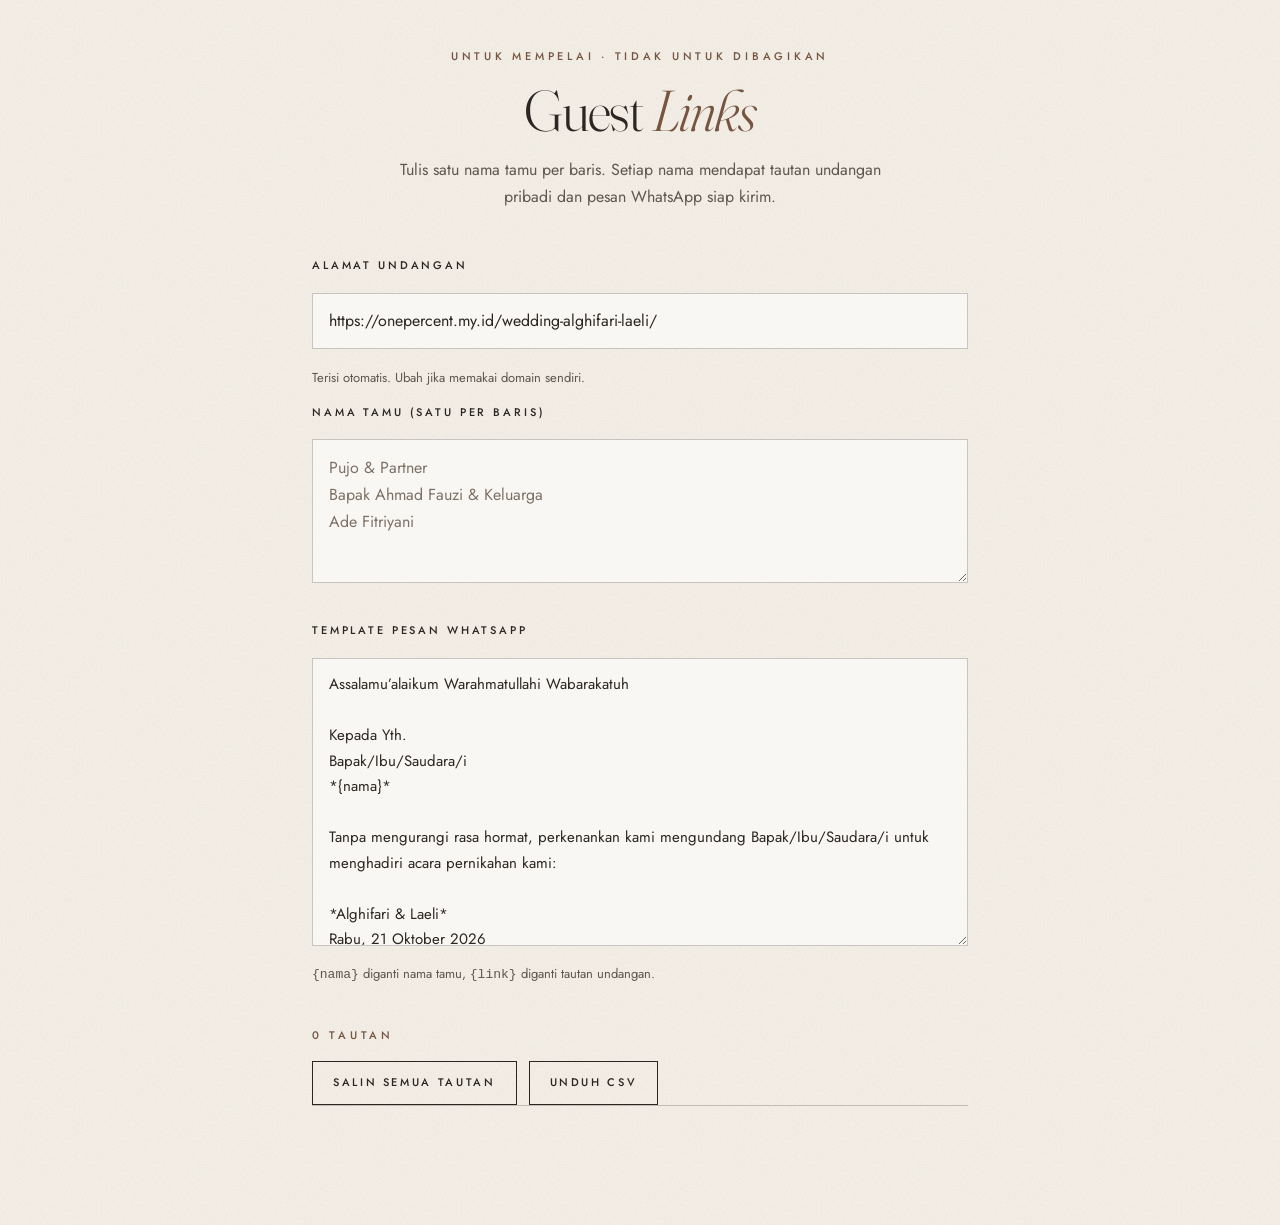
<file: generator.html>
<!doctype html>
<html lang="id">
<head>
  <meta charset="utf-8">
  <meta name="viewport" content="width=device-width, initial-scale=1, viewport-fit=cover">
  <meta name="robots" content="noindex, nofollow">
  <title>Guest Link Generator | Alghifari &amp; Laeli</title>
  <meta name="theme-color" content="#17130F">
  <link rel="icon" href="assets/images/meta/favicon.svg" type="image/svg+xml">
  <link rel="stylesheet" href="css/main.css">
  <style>
    body { background: var(--c-ivory) var(--paper); }
    .gen { max-width: 46rem; margin: 0 auto; padding: calc(3rem + var(--safe-t)) var(--gutter) 5rem; }
    .gen h1 { margin-bottom: 1rem; }
    .gen > header { text-align: center; margin-bottom: 3rem; }
    .gen > header p.lead { color: var(--c-ink-soft); max-width: 32rem; margin: 0 auto; }
    .gen section { margin-bottom: 2.5rem; }
    .gen label { display: block; margin-bottom: .6rem; }
    .gen textarea.field__input { min-height: 9rem; font-family: var(--f-sans); }
    #template { min-height: 18rem; font-size: .9375rem; }
    .row { display: grid; gap: 1rem; }
    .results { border-top: 1px solid var(--c-hair-strong); }
    .result { display: grid; gap: .6rem; padding: 1.1rem 0; border-bottom: 1px solid var(--c-hair-strong); }
    .result__name { font-family: var(--f-display); font-size: 1.25rem; line-height: 1.3; }
    .result__url { font-size: .8125rem; color: var(--c-ink-soft); overflow-wrap: anywhere; }
    .result__actions { display: flex; flex-wrap: wrap; gap: .5rem; }
    .result__actions .btn { min-height: 44px; padding: 0 1rem; font-size: .6875rem; }
    .hint { font-size: .8125rem; color: var(--c-ink-soft); margin-top: .5rem; }
    .toolbar { display: flex; flex-wrap: wrap; gap: .75rem; margin-top: 1rem; }
    .local-note { margin-top: .9rem; padding: .9rem 1rem; border: 1px solid var(--c-hair-strong); background: var(--c-linen); font-size: .875rem; line-height: 1.55; color: var(--c-ink); }
    .btn[aria-disabled="true"] { opacity: .45; pointer-events: none; }
  </style>
</head>
<body>
  <main class="gen">
    <header>
      <p class="eyebrow">Untuk mempelai · tidak untuk dibagikan</p>
      <h1 class="title">Guest <em>Links</em></h1>
      <p class="lead">Tulis satu nama tamu per baris. Setiap nama mendapat tautan undangan pribadi dan pesan WhatsApp siap kirim.</p>
    </header>

    <section class="row">
      <div class="field">
        <label class="field__label" for="base">Alamat undangan</label>
        <input class="field__input" id="base" type="url" inputmode="url" autocomplete="off">
        <p class="hint">Terisi otomatis. Ubah jika memakai domain sendiri.</p>
        <p class="local-note" id="local-note" role="status" hidden><strong>Mode pratinjau lokal.</strong> Tautan di bawah membuka <code>index.html</code> di folder ini, jadi hanya bisa dibuka di komputer ini. Jangan dikirim ke tamu. Setelah undangan online, ganti "Alamat undangan" dengan alamat situsnya, lalu tombol Kirim WhatsApp aktif.</p>
      </div>
      <div class="field">
        <label class="field__label" for="names">Nama tamu (satu per baris)</label>
        <textarea class="field__input" id="names" placeholder="Pujo &amp; Partner&#10;Bapak Ahmad Fauzi &amp; Keluarga&#10;Ade Fitriyani"></textarea>
      </div>
    </section>

    <section>
      <div class="field">
        <label class="field__label" for="template">Template pesan WhatsApp</label>
        <textarea class="field__input" id="template"></textarea>
        <p class="hint"><code>{nama}</code> diganti nama tamu, <code>{link}</code> diganti tautan undangan.</p>
      </div>
    </section>

    <section>
      <p class="eyebrow" id="count">0 tautan</p>
      <div class="toolbar">
        <button class="btn btn--small" id="copy-all" type="button">Salin semua tautan</button>
        <button class="btn btn--small" id="download" type="button">Unduh CSV</button>
      </div>
      <ul class="results" id="results" aria-live="polite"></ul>
    </section>
  </main>
  <div class="toast" id="toast" role="status" aria-live="polite"></div>

  <script src="js/config.js"></script>
  <script src="js/utils.js"></script>
  <script>
  (function () {
    const C = window.WEDDING_CONFIG;
    const { h, toast, cleanText, formatLongDate } = window.AWL;

    const $ = (s) => document.querySelector(s);
    const KEY = "awl:generator";
    const defaultBase = C.site.url || location.href.replace(/generator\.html.*$/, "");
    const defaultTemplate = [
      "Assalamu’alaikum Warahmatullahi Wabarakatuh",
      "",
      "Kepada Yth.",
      "Bapak/Ibu/Saudara/i",
      "*{nama}*",
      "",
      "Tanpa mengurangi rasa hormat, perkenankan kami mengundang Bapak/Ibu/Saudara/i untuk menghadiri acara pernikahan kami:",
      "",
      `*${C.couple.groom.nickname} & ${C.couple.bride.nickname}*`,
      formatLongDate(C.wedding.date, C.site.locale),
      `${C.venue.name}, ${C.venue.shortAddress}`,
      "",
      "Informasi lengkap dan konfirmasi kehadiran:",
      "{link}",
      "",
      "Merupakan suatu kehormatan dan kebahagiaan bagi kami apabila Bapak/Ibu/Saudara/i berkenan hadir dan memberikan doa restu.",
      "",
      "Wassalamu’alaikum Warahmatullahi Wabarakatuh",
      "",
      "Kami yang berbahagia,",
      `${C.couple.groom.nickname} & ${C.couple.bride.nickname}`,
    ].join("\n");

    let saved = {};
    try { saved = JSON.parse(localStorage.getItem(KEY) || "{}"); } catch { saved = {}; }
    $("#base").value = saved.base || defaultBase;
    $("#names").value = saved.names || "";
    $("#template").value = saved.template || defaultTemplate;

    const isLocal = (base) => { try { return new URL(base).protocol === "file:"; } catch { return false; } };
    const linkFor = (base, name) => {
      const u = new URL(base);
      // Opened straight from a folder: a folder address shows a file list (no web
      // server picks index.html), so point the link at index.html itself.
      if (u.protocol === "file:" && !/\.html?$/i.test(u.pathname)) u.pathname = u.pathname.replace(/\/?$/, "/") + "index.html";
      u.searchParams.set("to", name);
      return u.toString();
    };

    async function copy(text, msg) {
      try { await navigator.clipboard.writeText(text); toast(msg); }
      catch { prompt("Salin manual:", text); }
    }

    let current = [];
    function render() {
      const base = $("#base").value.trim();
      const names = [...new Set($("#names").value.split("\n").map((n) => cleanText(n, 60)).filter(Boolean))];
      try { localStorage.setItem(KEY, JSON.stringify({ base, names: $("#names").value, template: $("#template").value })); } catch {}
      let valid = true;
      try { new URL(base); } catch { valid = false; }
      current = valid ? names.map((name) => ({ name, url: linkFor(base, name) })) : [];
      $("#count").textContent = valid ? `${current.length} tautan` : "Alamat undangan tidak valid";
      const local = valid && isLocal(base);
      $("#local-note").hidden = !local;
      $("#results").replaceChildren(...current.map(({ name, url }) => {
        const message = $("#template").value.replaceAll("{nama}", name).replaceAll("{link}", url);
        return h("li", { class: "result" },
          h("p", { class: "result__name", text: name }),
          h("p", { class: "result__url", text: url }),
          h("div", { class: "result__actions" },
            h("button", { class: "btn", type: "button", text: "Salin tautan", onclick: () => copy(url, "Tautan disalin") }),
            h("button", { class: "btn", type: "button", text: "Salin pesan", onclick: () => copy(message, "Pesan disalin") }),
            // A file:// link is useless to a guest, so sending is only enabled for an online address.
            local
              ? h("a", { class: "btn btn--solid", "aria-disabled": "true", title: "Aktif setelah undangan online", text: "Kirim WhatsApp" })
              : h("a", { class: "btn btn--solid", href: `https://wa.me/?text=${encodeURIComponent(message)}`, target: "_blank", rel: "noopener noreferrer", text: "Kirim WhatsApp" }),
            h("a", { class: "btn", href: url, target: "_blank", rel: "noopener noreferrer", text: "Pratinjau" })));
      }));
    }

    ["base", "names", "template"].forEach((id) => $("#" + id).addEventListener("input", render));
    $("#copy-all").addEventListener("click", () => copy(current.map((r) => `${r.name}\t${r.url}`).join("\n"), "Semua tautan disalin"));
    $("#download").addEventListener("click", () => {
      const csv = "Nama,Tautan\n" + current.map((r) => `"${r.name.replace(/"/g, '""')}","${r.url}"`).join("\n");
      const a = h("a", { href: URL.createObjectURL(new Blob(["\uFEFF" + csv], { type: "text/csv" })), download: "tautan-undangan.csv" });
      document.body.append(a); a.click(); a.remove();
    });
    render();
  })();
  </script>
</body>
</html>
</file>
<file: css/main.css>
/* ==========================================================================
   The Wedding of Alghifari & Laeli: main.css  (mobile-first)
   Design direction: "Pulang". See docs/DESIGN-DIRECTION.md
   Tablet/desktop overrides + reduced motion live in responsive.css
   ========================================================================== */

/* ---------------------------------------------------------------- fonts -- */
@font-face {
  font-family: "Fraunces";
  src: url("../assets/fonts/fraunces-latin.woff2") format("woff2");
  font-weight: 300 600;
  font-style: normal;
  font-display: swap;
  unicode-range: U+0000-00FF, U+0131, U+0152-0153, U+02BB-02BC, U+02C6, U+02DA, U+02DC, U+0304, U+0308, U+0329, U+2000-206F, U+20AC, U+2122, U+2191, U+2193, U+2212, U+2215, U+FEFF, U+FFFD;
}
@font-face {
  font-family: "Fraunces";
  src: url("../assets/fonts/fraunces-italic-latin.woff2") format("woff2");
  font-weight: 300 600;
  font-style: italic;
  font-display: swap;
  unicode-range: U+0000-00FF, U+0131, U+0152-0153, U+02BB-02BC, U+02C6, U+02DA, U+02DC, U+0304, U+0308, U+0329, U+2000-206F, U+20AC, U+2122, U+2191, U+2193, U+2212, U+2215, U+FEFF, U+FFFD;
}
@font-face {
  font-family: "Jost";
  src: url("../assets/fonts/jost-latin.woff2") format("woff2");
  font-weight: 400 600;
  font-style: normal;
  font-display: swap;
  unicode-range: U+0000-00FF, U+0131, U+0152-0153, U+02BB-02BC, U+02C6, U+02DA, U+02DC, U+0304, U+0308, U+0329, U+2000-206F, U+20AC, U+2122, U+2191, U+2193, U+2212, U+2215, U+FEFF, U+FFFD;
}

/* --------------------------------------------------------------- tokens -- */
:root {
  /* Colour: taken from the couple's photographs */
  --c-ivory: #f7f2ea;         /* primary paper */
  --c-cream: #f3ebdf;         /* warm cream */
  --c-champagne: #ecdfcb;     /* champagne bands */
  --c-linen: #efe6d8;         /* soft beige */
  --c-print: #fbf8f2;         /* photo mats */
  --c-ink: #2b2622;           /* deep charcoal text (13.4:1 on ivory) */
  --c-ink-soft: #5f5650;      /* secondary text (6.4:1) */
  --c-clay: #765440;          /* subtle earth brown accent text (6:1) */
  --c-brass: #a88a5c;         /* restrained antique gold, ornament only */
  --c-night: #1f1b18;         /* deep charcoal bands (closing) */
  --c-night-2: #211a14;
  --c-on-night: #f2e8d8;
  --c-on-night-soft: #bfaf98;
  --c-lantern: #d4be93;
  --c-error: #9b2c1f;
  --c-hair: rgba(43, 38, 34, 0.12);
  --c-hair-gold: rgba(168, 138, 92, 0.45);
  --c-hair-strong: rgba(42, 35, 29, 0.24);
  --c-hair-night: rgba(216, 188, 138, 0.26);

  /* Type */
  --f-display: "Fraunces", "Iowan Old Style", "Palatino Linotype", Palatino, Georgia, serif;
  --f-sans: "Jost", "Avenir Next", "Century Gothic", "Segoe UI", system-ui, -apple-system, sans-serif;

  /* Space */
  --gutter: clamp(1.5rem, 6.4vw, 2.5rem);
  --section-y: clamp(5.5rem, 22vw, 8rem);
  --wrap: 40rem;
  --wrap-narrow: 32rem;

  /* Motion */
  --ease-out: cubic-bezier(0.22, 1, 0.36, 1);
  --ease-soft: cubic-bezier(0.25, 0.6, 0.25, 1);
  --reveal-dur: 1.15s;
  --ease-curtain: cubic-bezier(0.76, 0, 0.24, 1);

  /* Safe areas (iPhone notch / home bar) */
  --safe-t: env(safe-area-inset-top, 0px);
  --safe-r: env(safe-area-inset-right, 0px);
  --safe-b: env(safe-area-inset-bottom, 0px);
  --safe-l: env(safe-area-inset-left, 0px);

  /* Textures (tiny inline SVGs) */
  --paper: url("data:image/svg+xml,%3Csvg xmlns='http://www.w3.org/2000/svg' width='180' height='180'%3E%3Cfilter id='n'%3E%3CfeTurbulence type='fractalNoise' baseFrequency='.8' numOctaves='2' stitchTiles='stitch'/%3E%3CfeColorMatrix values='0 0 0 0 .17 0 0 0 0 .13 0 0 0 0 .09 .09 0 0 0 0'/%3E%3C/filter%3E%3Crect width='100%25' height='100%25' filter='url(%23n)'/%3E%3C/svg%3E");
  /* Kawung (gold on light bands) */
  --kawung-light: url("data:image/svg+xml,%3Csvg xmlns='http://www.w3.org/2000/svg' width='56' height='56' viewBox='0 0 56 56'%3E%3Cg fill='none' stroke='%23a88a5c' stroke-opacity='.13' stroke-width='.8'%3E%3Cellipse cx='28' cy='14' rx='6.5' ry='12'/%3E%3Cellipse cx='28' cy='42' rx='6.5' ry='12'/%3E%3Cellipse cx='14' cy='28' rx='12' ry='6.5'/%3E%3Cellipse cx='42' cy='28' rx='12' ry='6.5'/%3E%3Ccircle cx='28' cy='28' r='1.4'/%3E%3C/g%3E%3C/svg%3E");
  /* Kawung: classical four-petal Javanese geometry */
  --kawung: url("data:image/svg+xml,%3Csvg xmlns='http://www.w3.org/2000/svg' width='56' height='56' viewBox='0 0 56 56'%3E%3Cg fill='none' stroke='%23d8bc8a' stroke-opacity='.075' stroke-width='.8'%3E%3Cellipse cx='28' cy='14' rx='6.5' ry='12'/%3E%3Cellipse cx='28' cy='42' rx='6.5' ry='12'/%3E%3Cellipse cx='14' cy='28' rx='12' ry='6.5'/%3E%3Cellipse cx='42' cy='28' rx='12' ry='6.5'/%3E%3Ccircle cx='28' cy='28' r='1.4'/%3E%3Ccircle cx='0' cy='0' r='1.4'/%3E%3Ccircle cx='56' cy='0' r='1.4'/%3E%3Ccircle cx='0' cy='56' r='1.4'/%3E%3Ccircle cx='56' cy='56' r='1.4'/%3E%3C/g%3E%3C/svg%3E");
}

/* ---------------------------------------------------------------- reset -- */
*, *::before, *::after { box-sizing: border-box; }
html {
  -webkit-text-size-adjust: 100%;
  text-size-adjust: 100%;
  scroll-behavior: smooth;
  background: var(--c-night);
}
body {
  margin: 0;
  min-height: 100vh;
  background: var(--c-ivory);
  color: var(--c-ink);
  font: 400 1rem/1.7 var(--f-sans);
  -webkit-font-smoothing: antialiased;
  -moz-osx-font-smoothing: grayscale;
  text-rendering: optimizeLegibility;
  overflow-x: clip;
  -webkit-tap-highlight-color: transparent;
}
img, picture, svg, video { display: block; max-width: 100%; }
img { height: auto; }
h1, h2, h3, h4, p, figure, blockquote, ol, ul, dl, dd { margin: 0; }
ol, ul { padding: 0; list-style: none; }
a { color: inherit; text-underline-offset: 0.2em; text-decoration-thickness: 1px; }
button, input, textarea, select { font: inherit; color: inherit; }
button { cursor: pointer; }
[hidden] { display: none !important; }
::selection { background: rgba(184, 146, 90, 0.35); color: var(--c-ink); }

html.is-locked, html.is-locked body,
html.is-lightbox, html.is-lightbox body { overflow: hidden; }

.sprite { position: absolute; width: 0; height: 0; overflow: hidden; }
.visually-hidden {
  position: absolute !important; width: 1px; height: 1px; padding: 0; margin: -1px;
  overflow: hidden; clip: rect(0 0 0 0); clip-path: inset(50%); white-space: nowrap; border: 0;
}
.icon, .atap svg, .hero__mark, .dock svg, .music__icon, .lightbox svg, .choice__mark svg,
.venue-card__icon, .colophon__mark, .account__copy svg {
  fill: none; stroke: currentColor; stroke-width: 1.4; stroke-linecap: round; stroke-linejoin: round;
}
.icon { width: 1.15em; height: 1.15em; flex: none; }

.skip-link {
  position: fixed; left: 1rem; top: -100px; z-index: 100;
  padding: 0.75rem 1rem; background: var(--c-ink); color: var(--c-ivory);
  font-size: 0.875rem; text-decoration: none;
}
.skip-link:focus { top: calc(1rem + var(--safe-t)); }

:focus-visible { outline: 2px solid var(--c-clay); outline-offset: 3px; }
.cover :focus-visible, .section--night :focus-visible,
.lightbox :focus-visible { outline-color: var(--c-lantern); }

/* ----------------------------------------------------------- typography -- */
.eyebrow {
  margin: 0 0 1.1rem;
  font: 500 0.6875rem/1.5 var(--f-sans);
  letter-spacing: 0.34em;
  text-transform: uppercase;
  color: var(--c-clay);
}
.eyebrow--night { color: var(--c-lantern); }

.title {
  font-family: var(--f-display);
  font-weight: 300;
  font-size: clamp(2.6rem, 12.5vw, 3.6rem);
  line-height: 1;
  letter-spacing: -0.02em;
  font-variation-settings: "opsz" 144;
  color: var(--c-ink);
  text-wrap: balance;
}
.title em, .amp { font-style: italic; font-weight: 300; color: var(--c-clay); }
.section--night .title, .cover .title { color: var(--c-on-night); }
.section--night .title em, .section--night .amp, .cover .amp, .stage .amp { color: var(--c-lantern); }

.sec-head { text-align: center; margin-bottom: clamp(3rem, 12vw, 4.25rem); }
.sec-mark {
  display: block; width: 44px; height: 19px; margin: 0 auto 1.35rem;
  fill: none; stroke: var(--c-brass); stroke-width: 1.1; stroke-linecap: round; stroke-linejoin: round;
  stroke-dasharray: 160; stroke-dashoffset: 0;
}
.js .sec-head[data-reveal] .sec-mark { stroke-dashoffset: 160; transition: stroke-dashoffset 2.2s var(--ease-soft) 0.25s; }
.js .sec-head[data-reveal].is-visible .sec-mark { stroke-dashoffset: 0; }
.sec-lead {
  max-width: 30rem;
  margin: 1.6rem auto 0;
  font-family: var(--f-display);
  font-size: 1.0625rem;
  line-height: 1.75;
  color: var(--c-ink-soft);
  text-wrap: pretty;
}
.sec-note { margin-top: 0.9rem; font-size: 0.875rem; color: var(--c-clay); }

/* --------------------------------------------------------------- layout -- */
.section { position: relative; padding-block: var(--section-y); background: var(--c-ivory) var(--paper); }
.section--linen { background-color: var(--c-linen); }
.section--champagne { background: var(--c-champagne) var(--kawung-light); }
.section--night { background: var(--c-night) var(--kawung); color: var(--c-on-night); }
.wrap { width: 100%; max-width: var(--wrap); margin-inline: auto; padding-inline: calc(var(--gutter) + var(--safe-l)) calc(var(--gutter) + var(--safe-r)); }
.wrap--narrow { max-width: calc(var(--wrap-narrow) + 2 * var(--gutter)); }

/* Roof-mark divider */
.atap { display: flex; align-items: center; justify-content: center; gap: 1rem; max-width: 15rem; margin: 0 auto 2.75rem; color: var(--c-brass); }
.atap::before, .atap::after { content: ""; flex: 1; height: 1px; background: currentColor; opacity: 0.55; }
.atap svg { width: 46px; height: 19px; stroke-width: 1.1; }
.atap--night { color: var(--c-lantern); }

/* --------------------------------------------------------------- images -- */
.pic { position: relative; display: block; overflow: hidden; background-color: var(--pic-color, var(--c-linen)); }
.pic img { width: 100%; height: 100%; object-fit: cover; }
.pic--fade img { opacity: 0; transition: opacity 0.9s var(--ease-out); }
.pic--fade.is-loaded img { opacity: 1; }
.pic.is-broken img { opacity: 0; }
.pic.is-broken::after {
  content: attr(data-alt);
  position: absolute; inset: 0; display: grid; place-items: center; padding: 1.5rem;
  font: italic 300 0.9375rem/1.5 var(--f-display); text-align: center; color: rgba(255, 255, 255, 0.85);
}

/* -------------------------------------------------------------- buttons -- */
.btn {
  display: inline-flex; align-items: center; justify-content: center; gap: 0.75rem;
  min-height: 52px; padding: 0 1.75rem;
  border: 1px solid currentColor; border-radius: 0;
  background: transparent; color: var(--c-ink);
  font: 500 0.75rem/1 var(--f-sans); letter-spacing: 0.24em; text-transform: uppercase;
  text-decoration: none; white-space: nowrap;
  transition: background-color 0.35s var(--ease-out), color 0.35s var(--ease-out), border-color 0.35s, transform 0.2s;
  -webkit-user-select: none; user-select: none;
}
.btn .icon { width: 17px; height: 17px; stroke-width: 1.3; }
.btn:hover { background: var(--c-ink); color: var(--c-ivory); }
@media (hover: hover) { .btn:hover { transform: translateY(-1px); } }
.btn:active { transform: scale(0.98); }
.btn[disabled] { opacity: 0.5; cursor: not-allowed; }
.btn--solid { background: var(--c-ink); color: var(--c-ivory); border-color: var(--c-ink); }
.btn--solid:hover { background: var(--c-clay); border-color: var(--c-clay); }
.btn--lantern { color: var(--c-lantern); border-color: rgba(216, 188, 138, 0.6); }
.btn--lantern:hover { background: var(--c-lantern); border-color: var(--c-lantern); color: var(--c-night); }
.btn--block { width: 100%; }
.btn--small { min-height: 44px; padding: 0 1.25rem; font-size: 0.6875rem; }
.btn__spinner {
  display: none; width: 15px; height: 15px; border-radius: 50%;
  border: 1.5px solid currentColor; border-right-color: transparent;
  animation: spin 0.8s linear infinite;
}
.is-submitting .btn__spinner { display: inline-block; }

.link-arrow {
  display: inline-flex; align-items: center; gap: 0.6rem; min-height: 44px;
  font: 500 0.75rem/1 var(--f-sans); letter-spacing: 0.24em; text-transform: uppercase;
  text-decoration: none; color: var(--c-ink);
  border-bottom: 1px solid var(--c-hair-strong);
  transition: border-color 0.3s;
}
.link-arrow .icon { transition: transform 0.4s var(--ease-out); }
.link-arrow:hover { border-color: var(--c-ink); }
.link-arrow:hover .icon { transform: translateX(4px); }

/* ======================================================== OPENING COVER == */
.cover {
  position: fixed; inset: 0; z-index: 50;
  background: var(--c-night) var(--kawung);
  color: var(--c-on-night);
  overflow: hidden;
  overscroll-behavior: contain;
  transition: transform 1.1s var(--ease-curtain), visibility 0s linear 1.1s;
}
.cover.is-leaving { transform: translate3d(0, -100%, 0); visibility: hidden; }

.cover__media, .cover__shade { position: absolute; inset: 0; }
.cover__media .pic { width: 100%; height: 100%; background: var(--c-night); }
.cover__media img {
  width: 100%; height: 100%; object-fit: cover;
  transform: scale(1.08);
  transition: transform 7s var(--ease-out);
}
.cover.is-ready .cover__media img { transform: scale(1); }
.cover__shade {
  /* Dark only where text sits (top + bottom); the couple in the middle stays clear */
  background:
    linear-gradient(180deg, rgba(31, 27, 24, 0.8) 0%, rgba(31, 27, 24, 0.58) 24%, rgba(31, 27, 24, 0.2) 36%, rgba(31, 27, 24, 0) 43%,
      rgba(31, 27, 24, 0) 60%, rgba(31, 27, 24, 0.55) 74%, rgba(31, 27, 24, 0.9) 92%);
}

.cover__content {
  position: relative; z-index: 1;
  display: flex; flex-direction: column; justify-content: space-between; gap: 2rem;
  height: 100%; overflow-y: auto;
  padding: calc(var(--safe-t) + clamp(2.75rem, 8vh, 4.5rem)) calc(var(--gutter) + var(--safe-r)) calc(var(--safe-b) + clamp(1.5rem, 4.5vh, 2.75rem)) calc(var(--gutter) + var(--safe-l));
  text-align: center;
  transition: opacity 0.45s var(--ease-out), transform 0.45s var(--ease-out);
}
.cover.is-leaving .cover__content { opacity: 0; transform: translateY(-14px); }

.cover__names {
  font-family: var(--f-display); font-weight: 300; font-variation-settings: "opsz" 144;
  font-size: clamp(3.1rem, 15.5vw, 4.4rem); line-height: 0.98; letter-spacing: -0.02em;
  color: var(--c-on-night);
}
.cover__names > span:first-child { display: block; }
.cover__names .amp { font-size: 0.82em; margin-right: 0.12em; }
.cover__date { margin-top: 1.4rem; font: 500 0.75rem/1 var(--f-sans); letter-spacing: 0.42em; color: var(--c-on-night-soft); }

.cover__to { font-size: 0.75rem; letter-spacing: 0.1em; color: var(--c-on-night-soft); }
.cover__name {
  display: block; width: fit-content; max-width: 100%;
  margin: 0.7rem auto 1.6rem; padding: 0.55rem 1.4rem;
  border-block: 1px solid var(--c-hair-night);
  font-family: var(--f-display); font-style: italic; font-weight: 300;
  font-size: clamp(1.55rem, 7vw, 2.05rem); line-height: 1.22;
  color: var(--c-on-night); overflow-wrap: anywhere; text-wrap: balance;
}
.cover__btn { min-width: min(100%, 15rem); }
.cover__note { margin-top: 1.1rem; font-size: 0.6875rem; line-height: 1.5; color: var(--c-on-night-soft); opacity: 0.85; }

/* Entrance: staggered fade-up once JS marks the cover ready */
.js .cover__top > *, .js .cover__guest > * {
  opacity: 0; transform: translate3d(0, 14px, 0);
  animation: cover-fallback 0s linear 3.5s forwards; /* shows content even if JS fails */
}
.js .cover.is-ready .cover__top > *, .js .cover.is-ready .cover__guest > * {
  animation: none; opacity: 1; transform: none;
  transition: opacity 1.1s var(--ease-out), transform 1.2s var(--ease-out);
}
.cover.is-ready .cover__top > :nth-child(1) { transition-delay: 0.25s; }
.cover.is-ready .cover__top > :nth-child(2) { transition-delay: 0.4s; }
.cover.is-ready .cover__top > :nth-child(3) { transition-delay: 0.55s; }
.cover.is-ready .cover__guest > :nth-child(1) { transition-delay: 0.75s; }
.cover.is-ready .cover__guest > :nth-child(2) { transition-delay: 0.85s; }
.cover.is-ready .cover__guest > :nth-child(3) { transition-delay: 1s; }
.cover.is-ready .cover__guest > :nth-child(4) { transition-delay: 1.1s; }
@keyframes cover-fallback { to { opacity: 1; transform: none; } }

/* Desktop stage is hidden on small screens (see responsive.css) */
.stage { display: none; }

/* ================================================================= HERO == */
.invitation { position: relative; background: var(--c-ivory); }

.hero {
  position: relative; display: flex; flex-direction: column;
  min-height: 100vh; min-height: 100svh;
  padding-bottom: calc(5.75rem + var(--safe-b));
  background: var(--c-ivory) var(--paper);
  overflow: hidden; isolation: isolate;
}
.hero__media {
  position: relative; height: 64vh; height: 64svh; min-height: 22rem;
  -webkit-mask-image: linear-gradient(180deg, #000 72%, transparent 100%);
  mask-image: linear-gradient(180deg, #000 72%, transparent 100%);
  will-change: transform;
}
.hero__media .pic { width: 100%; height: 100%; }
.hero__media img { transform: scale(1.06); transition: transform 2.6s var(--ease-soft); }
.is-open .hero__media img { transform: scale(1); }
.hero__content { position: relative; z-index: 1; margin-top: -2.25rem; padding-inline: var(--gutter); text-align: center; }
.hero__mark { width: 40px; height: 17px; margin: 0 auto 1rem; color: var(--c-clay); stroke-width: 1.1; }
.hero__names {
  font-family: var(--f-display); font-weight: 300; font-variation-settings: "opsz" 144;
  font-size: clamp(3.3rem, 17vw, 5rem); line-height: 0.95; letter-spacing: -0.025em;
  color: var(--c-ink); outline: none;
}
.hero__line:first-child { display: block; }
.hero__line--amp .amp { font-size: 0.8em; margin-right: 0.1em; }
.hero__date { margin-top: 1.25rem; font: 500 0.75rem/1 var(--f-sans); letter-spacing: 0.4em; text-transform: uppercase; color: var(--c-ink-soft); }

.scroll-cue {
  position: absolute; left: 50%; bottom: calc(1.25rem + var(--safe-b)); width: 44px; height: 44px; margin-left: -22px;
  display: none;
}
.scroll-cue::before {
  content: ""; position: absolute; left: 50%; top: 4px; width: 1px; height: 34px; background: var(--c-hair-strong);
}
.scroll-cue::after {
  content: ""; position: absolute; left: calc(50% - 2px); top: 4px; width: 5px; height: 5px; border-radius: 50%;
  background: var(--c-clay); animation: cue 2.4s var(--ease-out) infinite;
}
@keyframes cue { 0% { transform: translateY(0); opacity: 0; } 25% { opacity: 1; } 80% { transform: translateY(30px); opacity: 0; } 100% { opacity: 0; } }

/* ======================================================= DATE & VENUE == */
.intro { text-align: center; padding-top: clamp(4rem, 16vw, 6rem); }
.intro__salam { margin-bottom: 1.25rem; font-family: var(--f-display); font-style: italic; font-size: 1.125rem; line-height: 1.5; color: var(--c-clay); }
.intro__text { max-width: 28rem; margin: 0 auto 3.75rem; color: var(--c-ink-soft); line-height: 1.85; text-wrap: pretty; }

.dateplate { display: grid; grid-template-columns: 1fr auto 1fr; align-items: center; gap: 1.1rem; max-width: 23rem; margin: 0 auto 3.75rem; }
.dateplate__side {
  display: grid; gap: 0.1rem; padding-block: 0.95rem;
  border-block: 1px solid var(--c-hair-strong);
  font: 500 0.75rem/1.6 var(--f-sans); letter-spacing: 0.28em; text-transform: uppercase; color: var(--c-ink);
}
.dateplate__num {
  font-family: var(--f-display); font-weight: 300; font-variation-settings: "opsz" 144;
  font-size: clamp(6rem, 31vw, 8.75rem); line-height: 0.8; letter-spacing: -0.045em;
  font-variant-numeric: lining-nums; color: var(--c-ink);
  padding-bottom: 0.06em;
}

.venue-line .eyebrow { margin-bottom: 0.75rem; }
.venue-line__name {
  display: inline-block; font-family: var(--f-display); font-weight: 400; font-size: clamp(1.6rem, 7.5vw, 1.9rem); line-height: 1.2;
  text-decoration: none; background: linear-gradient(currentColor, currentColor) 0 100% / 0 1px no-repeat;
  transition: background-size 0.5s var(--ease-out);
}
.venue-line__name:hover { background-size: 100% 1px; }
.venue-line__addr { margin: 0.4rem 0 1.25rem; font-size: 0.9375rem; color: var(--c-ink-soft); }

/* ================================================================ VERSE == */
/* One centred block (ornament, verse, source): equal top/bottom padding on the
   96–128px rhythm, a ~31rem measure, balanced lines. On desktop it centres in the
   invitation column because the section itself lives in that column. */
.verse {
  display: grid; place-items: center; text-align: center;
  padding-block: clamp(6rem, 4.6rem + 5vw, 7.5rem);
}
.verse__fig {
  display: flex; flex-direction: column; align-items: center;
  width: 100%; max-width: calc(31rem + 2 * var(--gutter)); margin: 0 auto;
}
.verse__mark {
  display: block; height: 0.42em; margin-bottom: 1.1rem; overflow: visible;
  font-family: var(--f-display); font-size: 4.25rem; line-height: 0.82; color: var(--c-brass);
}
.verse__text p {
  font-family: var(--f-display); font-style: italic; font-weight: 300;
  font-variation-settings: "opsz" 18;            /* text optical size, not display */
  font-size: clamp(1.0625rem, 1rem + 0.5vw, 1.1875rem);   /* ≈1.125rem on 360–430px · 1.1875rem from tablet up */
  line-height: 1.65; color: var(--c-ink); text-wrap: balance;
}
.verse__text p[dir="rtl"], .verse__text [lang="ar"] { font-size: 1.15em; line-height: 1.95; }
.verse__src { margin-top: 1.6rem; font: 500 0.6875rem/1 var(--f-sans); letter-spacing: 0.34em; text-transform: uppercase; color: var(--c-clay); }

/* =============================================================== COUPLE == */
.person {
  display: grid; gap: 2.25rem;
  max-width: var(--wrap); margin-inline: auto;
  padding-inline: calc(var(--gutter) + var(--safe-l)) calc(var(--gutter) + var(--safe-r));
}
.person__figure { position: relative; width: min(78%, 22rem); }
.person--bride .person__figure { margin-left: auto; }
.frame { position: relative; isolation: isolate; }
.frame::after {
  content: ""; position: absolute; inset: 0; z-index: -1;
  border: 1px solid var(--c-brass); transform: translate(14px, 14px);
}
.person--bride .frame::after { transform: translate(-14px, 14px); }
.frame__img .pic { aspect-ratio: 3 / 4; }
.frame__img img { object-position: 50% 22%; }

.person__tag {
  position: absolute; top: 0; left: calc(100% + 1.6rem);
  display: flex; gap: 1.1rem;
  writing-mode: vertical-rl;
  font: 500 0.625rem/1 var(--f-sans); letter-spacing: 0.36em; text-transform: uppercase; color: var(--c-ink-soft);
}
.person__tag span:first-child { color: var(--c-clay); }
.person--bride .person__tag { left: auto; right: calc(100% + 1.6rem); transform: rotate(180deg); }

.person__body { max-width: 26rem; }
.person--bride .person__body { margin-left: auto; text-align: right; }
.person__name {
  margin-bottom: 1.1rem;
  font-family: var(--f-display); font-weight: 300; font-variation-settings: "opsz" 144;
  font-size: clamp(2.3rem, 10.5vw, 3rem); line-height: 1.02; letter-spacing: -0.015em; text-wrap: balance;
}
.person__parents { font-size: 0.9375rem; line-height: 1.75; color: var(--c-ink-soft); }
.person__childof { display: block; margin-bottom: 0.15rem; font-family: var(--f-display); font-style: italic; font-size: 1.0625rem; color: var(--c-clay); }
.person__ig { display: inline-flex; align-items: center; gap: 0.5rem; min-height: 44px; margin-top: 0.75rem; font-size: 0.875rem; text-decoration: none; color: var(--c-ink); }

.couple__amp {
  display: flex; align-items: center; gap: 1.25rem;
  max-width: 20rem; margin: clamp(3rem, 12vw, 4.5rem) auto; padding-inline: var(--gutter);
  font-family: var(--f-display); font-style: italic; font-weight: 300; font-size: 4.5rem; line-height: 1; color: var(--c-clay);
}
.couple__amp::before, .couple__amp::after { content: ""; flex: 1; height: 1px; background: var(--c-hair-strong); }

/* ============================================ COUNTDOWN + SAVE THE DATE == */
.countdown { text-align: center; overflow: hidden; }
.countdown__glow {
  position: absolute; left: 50%; top: 36%; width: 150vw; max-width: 900px; aspect-ratio: 1;
  transform: translate(-50%, -50%); pointer-events: none;
  background: radial-gradient(closest-side, rgba(255, 252, 246, 0.75), rgba(255, 252, 246, 0.2) 55%, transparent 72%);
}
.countdown .wrap { position: relative; }

.timer { display: grid; grid-template-columns: repeat(4, 1fr); max-width: 25rem; margin: 0 auto; }
.timer__unit { position: relative; display: flex; flex-direction: column; align-items: center; gap: 0.7rem; padding: 0.25rem 0; }
.timer__unit + .timer__unit::before { content: ""; position: absolute; left: 0; top: 12%; height: 52%; width: 1px; background: var(--c-hair-gold); }
.timer__num {
  font-family: var(--f-display); font-weight: 300; font-variation-settings: "opsz" 144;
  font-size: clamp(2.6rem, 12.5vw, 3.6rem); line-height: 1;
  font-variant-numeric: tabular-nums lining-nums; color: var(--c-ink);
}
.timer__label { font: 500 0.625rem/1 var(--f-sans); letter-spacing: 0.3em; text-transform: uppercase; color: var(--c-clay); }
.timer-done__title { font-family: var(--f-display); font-style: italic; font-weight: 300; font-size: clamp(2.4rem, 11vw, 3.25rem); line-height: 1.1; color: var(--c-ink); }
.timer-done__sub { max-width: 24rem; margin: 1rem auto 0; color: var(--c-ink-soft); }

.savedate { margin-top: clamp(4rem, 16vw, 5.5rem); }
.savedate__title { font-family: var(--f-display); font-weight: 300; font-variation-settings: "opsz" 144; font-size: clamp(2.2rem, 10vw, 2.75rem); line-height: 1; }
.savedate__title em { font-style: italic; color: var(--c-clay); }
.savedate__when { margin: 1.2rem 0 0.35rem; font: 500 0.8125rem/1.5 var(--f-sans); letter-spacing: 0.12em; color: var(--c-ink); }
.savedate__where { margin-bottom: 2.1rem; font-size: 0.9375rem; color: var(--c-ink-soft); }

/* =============================================================== EVENTS == */
.events__list { display: grid; gap: 1.25rem; max-width: 26rem; margin: 0 auto; }
.event-card {
  position: relative; padding: 2.75rem 1.75rem 2.25rem; text-align: center;
  background: var(--c-cream) var(--paper);
  border: 1px solid var(--c-hair-gold);
  box-shadow: 0 18px 40px -30px rgba(43, 38, 34, 0.45);
}
.event-card--alt { background-color: var(--c-champagne); }
/* Printed-card detail: fine inner rule + four small corner marks */
.event-card::before {
  content: ""; position: absolute; inset: 9px; pointer-events: none;
  border: 1px solid var(--c-hair);
  background:
    linear-gradient(var(--c-brass), var(--c-brass)) left 6px top 6px / 12px 1px no-repeat,
    linear-gradient(var(--c-brass), var(--c-brass)) left 6px top 6px / 1px 12px no-repeat,
    linear-gradient(var(--c-brass), var(--c-brass)) right 6px top 6px / 12px 1px no-repeat,
    linear-gradient(var(--c-brass), var(--c-brass)) right 6px top 6px / 1px 12px no-repeat,
    linear-gradient(var(--c-brass), var(--c-brass)) left 6px bottom 6px / 12px 1px no-repeat,
    linear-gradient(var(--c-brass), var(--c-brass)) left 6px bottom 6px / 1px 12px no-repeat,
    linear-gradient(var(--c-brass), var(--c-brass)) right 6px bottom 6px / 12px 1px no-repeat,
    linear-gradient(var(--c-brass), var(--c-brass)) right 6px bottom 6px / 1px 12px no-repeat;
}
.event-card__mark { display: block; width: 40px; height: 17px; margin: 0 auto 1.1rem; fill: none; stroke: var(--c-brass); stroke-width: 1.1; stroke-linecap: round; stroke-linejoin: round; }
.event-card__title { font-family: var(--f-display); font-weight: 300; font-variation-settings: "opsz" 144; font-size: clamp(2.1rem, 9.5vw, 2.5rem); line-height: 1.05; letter-spacing: -0.01em; }
.event-card__date { margin-top: 0.75rem; font: 500 0.6875rem/1.5 var(--f-sans); letter-spacing: 0.22em; text-transform: uppercase; color: var(--c-ink-soft); }
.event-card__time { display: flex; flex-wrap: wrap; justify-content: center; align-items: baseline; column-gap: 0.5rem; margin-top: 1.35rem; }
.event-card__clock { font-family: var(--f-display); font-weight: 300; font-variation-settings: "opsz" 144; font-size: clamp(3rem, 14vw, 3.5rem); line-height: 1; font-variant-numeric: lining-nums; color: var(--c-ink); }
.event-card__tz { font: 500 0.75rem/1 var(--f-sans); letter-spacing: 0.24em; color: var(--c-ink); }
.event-card__end { flex-basis: 100%; margin-top: 0.35rem; font-family: var(--f-display); font-style: italic; font-size: 1.125rem; color: var(--c-clay); }
.event-card__note { margin-top: 0.75rem; font-size: 0.875rem; color: var(--c-ink-soft); }
.event-card__rule { display: block; width: 2.75rem; height: 1px; margin: 1.6rem auto 1.35rem; background: var(--c-brass); }
.event-card__venue { font-family: var(--f-display); font-size: 1.3rem; line-height: 1.3; }
.event-card__area { margin-top: 0.2rem; font-size: 0.875rem; color: var(--c-ink-soft); }
.event-card__actions { display: flex; flex-direction: column; align-items: center; gap: 0.6rem; margin-top: 1.6rem; }
.event-card__actions .btn { min-width: 12.5rem; }
.event-card__cal { font-size: 0.6875rem; }

/* ================================================================ STORY == */
.chapters {
  display: grid; gap: clamp(4.5rem, 16vw, 6rem);
  max-width: var(--wrap); margin-inline: auto;
  padding-inline: calc(var(--gutter) + var(--safe-l)) calc(var(--gutter) + var(--safe-r));
}
.chapter { position: relative; display: grid; gap: 2.25rem; }
/* Every story photo uses the same natural 2:3 frame (no awkward crops), alternating sides */
.chapter__figure { position: relative; width: min(68%, 16.5rem); isolation: isolate; }
.chapter__figure::after {
  content: ""; position: absolute; inset: 0; z-index: -1;
  border: 1px solid var(--c-hair-gold); transform: translate(12px, 12px);
}
.chapter--alt .chapter__figure { margin-left: auto; }
.chapter--alt .chapter__figure::after { transform: translate(-12px, 12px); }
.chapter__figure .pic { aspect-ratio: 2 / 3; }
.chapter__kicker { display: flex; align-items: center; gap: 1rem; margin-bottom: 0.6rem; }
.chapter__kicker::after { content: ""; flex: 1; height: 1px; background: var(--c-hair-strong); }
.chapter__no { font-family: var(--f-display); font-style: italic; font-weight: 300; font-size: 1.5rem; line-height: 1; color: var(--c-clay); }
.chapter__title { margin-bottom: 1.3rem; font-family: var(--f-display); font-weight: 300; font-variation-settings: "opsz" 144; font-size: clamp(2.3rem, 10.5vw, 2.85rem); line-height: 1.04; letter-spacing: -0.015em; }
.chapter__text p { font-family: var(--f-display); font-weight: 350; font-size: 1.0625rem; line-height: 1.82; color: var(--c-ink); text-wrap: pretty; }
.chapter__text p + p { margin-top: 1rem; }
.chapter__text p:first-child::first-letter {
  float: left; margin: 0.06em 0.12em 0 0;
  font-weight: 300; font-size: 3.55em; line-height: 0.8; font-variation-settings: "opsz" 144; color: var(--c-clay);
}

/* ============================================================== GALLERY == */
/* Soft photographic backdrop: a tiny, pre-blurred image (no runtime blur cost) under an ivory veil */
.gallery { overflow: hidden; isolation: isolate; background: var(--c-ivory); }
.gallery::before {
  content: ""; position: absolute; inset: -6%; z-index: -2;
  background: var(--gallery-backdrop, none) center / cover no-repeat;
  opacity: 0.5; transform: scale(1.06);
}
.gallery::after {
  content: ""; position: absolute; inset: 0; z-index: -1;
  background: linear-gradient(180deg, var(--c-ivory) 0%, rgba(247, 242, 234, 0.6) 16%, rgba(247, 242, 234, 0.45) 50%,
    rgba(247, 242, 234, 0.6) 84%, var(--c-ivory) 100%);
}
/* Mosaic restored from the first design (commit 2901493): feature (4:5) · two
   halves (2:3) · landscape rows (3:2). Same gap in both directions; 24px gutters
   plus safe-area on phones so no photo touches the screen edge. */
.mosaic {
  display: grid; grid-template-columns: 1fr 1fr; gap: 0.625rem;          /* 10px */
  max-width: 46rem; margin: 0 auto; list-style: none;
  padding-block: 0; padding-inline: calc(1.5rem + var(--safe-l)) calc(1.5rem + var(--safe-r));
}
.mosaic__item { min-width: 0; }
.mosaic__item--feature, .mosaic__item--wide { grid-column: 1 / -1; }
.mosaic__btn { display: block; width: 100%; padding: 0; border: 0; background: none; overflow: hidden; cursor: zoom-in; }
.mosaic__item--feature .pic { aspect-ratio: 4 / 5; }
.mosaic__item--half .pic { aspect-ratio: 2 / 3; }
.mosaic__item--wide .pic { aspect-ratio: 3 / 2; }
.mosaic .pic img { transition: opacity 0.9s var(--ease-out), transform 1.4s var(--ease-out); }
@media (hover: hover) { .mosaic__btn:hover img { transform: scale(1.035); } }

/* ================================================================= RSVP == */
.rsvp__returning { max-width: 26rem; margin: -1.75rem auto 2.25rem; text-align: center; font-family: var(--f-display); font-style: italic; font-size: 0.9375rem; line-height: 1.6; color: var(--c-ink-soft); }
.form__fields { display: grid; gap: 1.85rem; min-width: 0; margin: 0; padding: 0; border: 0; }
.field { display: grid; gap: 0.6rem; min-width: 0; }
.field__label { padding: 0; font: 500 0.6875rem/1.4 var(--f-sans); letter-spacing: 0.26em; text-transform: uppercase; color: var(--c-ink); }
.field__opt { font-weight: 400; letter-spacing: 0.06em; text-transform: none; color: var(--c-ink-soft); }
.field__input {
  width: 100%; min-height: 52px; padding: 0.85rem 1rem;
  font-size: 1rem; /* ≥16px prevents iOS zoom */
  color: var(--c-ink); background: rgba(255, 255, 255, 0.6);
  border: 1px solid var(--c-hair-strong); border-radius: 0;
  -webkit-appearance: none; appearance: none;
  transition: border-color 0.25s, background-color 0.25s, box-shadow 0.25s;
}
.field__input::placeholder { color: #7d7166; opacity: 1; }
.field__input:hover { border-color: rgba(42, 35, 29, 0.45); }
.field__input:focus { outline: none; border-color: var(--c-ink); background: #fff; box-shadow: 0 0 0 3px rgba(138, 82, 56, 0.16); }
.field__input--area { min-height: 8.75rem; resize: vertical; line-height: 1.6; }
.field.has-error .field__input, .field.has-error .stepper { border-color: var(--c-error); }
.field__error { font-size: 0.8125rem; line-height: 1.45; color: var(--c-error); }
.field__error:empty { display: none; }
.field__hint { font-size: 0.8125rem; color: var(--c-ink-soft); }
.field__meta { display: flex; justify-content: space-between; gap: 1rem; }
.field__count { margin-left: auto; font-size: 0.75rem; font-variant-numeric: tabular-nums; color: var(--c-ink-soft); }
.field__count.is-near { color: var(--c-clay); }

.field--choice { margin: 0; padding: 0; border: 0; }
.field--choice legend { margin-bottom: 0.6rem; }
.choice { display: grid; grid-template-columns: 1fr 1fr; gap: 0.75rem; }
.choice__opt { position: relative; display: block; }
.choice__opt input { position: absolute; inset: 0; z-index: 1; width: 100%; height: 100%; margin: 0; opacity: 0; cursor: pointer; }
.choice__box {
  display: grid; align-content: start; gap: 0.2rem; height: 100%; min-height: 7rem; padding: 1rem 1rem 1.1rem;
  border: 1px solid var(--c-hair-strong); background: rgba(255, 255, 255, 0.45);
  transition: background-color 0.3s, color 0.3s, border-color 0.3s;
}
.choice__mark {
  display: grid; place-items: center; width: 24px; height: 24px; margin-bottom: 0.55rem;
  border: 1px solid var(--c-hair-strong); border-radius: 50%; color: transparent;
  transition: background-color 0.3s, border-color 0.3s, color 0.3s;
}
.choice__mark svg { width: 13px; height: 13px; stroke-width: 2; }
.choice__text { font-family: var(--f-display); font-size: 1.3rem; line-height: 1.2; }
.choice__sub { font-size: 0.75rem; line-height: 1.4; color: var(--c-ink-soft); transition: color 0.3s; }
.choice__opt:hover .choice__box { border-color: rgba(42, 35, 29, 0.5); }
.choice__opt input:checked + .choice__box { background: var(--c-ink); border-color: var(--c-ink); color: var(--c-ivory); }
.choice__opt input:checked + .choice__box .choice__sub { color: rgba(247, 242, 234, 0.78); }
.choice__opt input:checked + .choice__box .choice__mark { background: var(--c-lantern); border-color: var(--c-lantern); color: var(--c-night); }
.choice__opt input:focus-visible + .choice__box { outline: 2px solid var(--c-clay); outline-offset: 3px; }
.choice__opt input[aria-invalid="true"] + .choice__box { border-color: var(--c-error); }

.stepper { display: inline-grid; grid-template-columns: 52px 76px 52px; width: max-content; border: 1px solid var(--c-hair-strong); background: rgba(255, 255, 255, 0.6); }
.stepper__btn { min-height: 52px; border: 0; background: none; font-size: 1.35rem; line-height: 1; color: var(--c-ink); transition: background-color 0.25s; }
.stepper__btn:hover { background: var(--c-linen); }
.stepper__input {
  width: 100%; border: 0; border-inline: 1px solid var(--c-hair-strong); background: transparent;
  text-align: center; font-family: var(--f-display); font-size: 1.5rem; color: var(--c-ink);
  -moz-appearance: textfield; appearance: textfield;
}
.stepper__input::-webkit-inner-spin-button, .stepper__input::-webkit-outer-spin-button { -webkit-appearance: none; margin: 0; }
.stepper__input:focus { outline: none; background: #fff; }

.hp { position: absolute !important; left: -10000px; width: 1px; height: 1px; overflow: hidden; }
.form__status { margin-top: 1.6rem; padding: 0.95rem 1.1rem; font-size: 0.875rem; line-height: 1.55; border-left: 2px solid; }
.form__status[data-kind="error"] { border-color: var(--c-error); background: rgba(155, 44, 31, 0.06); color: #7a2318; }
.form__status[data-kind="info"] { border-color: var(--c-brass); background: rgba(184, 146, 90, 0.12); color: var(--c-ink); }
#rsvp-submit { margin-top: 1.85rem; }
.form.is-submitting .form__fields { opacity: 0.6; }

.rsvp-success {
  padding: 2.75rem 1.5rem 2.5rem; text-align: center;
  border: 1px solid var(--c-hair-strong); outline: 1px solid var(--c-hair); outline-offset: -8px;
  background: rgba(255, 255, 255, 0.4);
}
.rsvp-success:focus { outline: 1px solid var(--c-hair); }
.rsvp-success__check { width: 64px; height: 64px; margin: 0 auto 1.5rem; fill: none; stroke: var(--c-clay); stroke-width: 1.4; stroke-linecap: round; stroke-linejoin: round; }
.rsvp-success__check circle { stroke-dasharray: 151; stroke-dashoffset: 151; }
.rsvp-success__check path { stroke-dasharray: 36; stroke-dashoffset: 36; }
.rsvp-success.is-shown circle { animation: draw 0.9s var(--ease-out) forwards; }
.rsvp-success.is-shown path { animation: draw 0.5s var(--ease-out) 0.65s forwards; }
.rsvp-success__title { margin-bottom: 0.8rem; font-family: var(--f-display); font-weight: 300; font-variation-settings: "opsz" 144; font-size: 2.1rem; line-height: 1.1; }
.rsvp-success__text { max-width: 24rem; margin: 0 auto 1.9rem; color: var(--c-ink-soft); text-wrap: pretty; }
@keyframes draw { to { stroke-dashoffset: 0; } }

/* =============================================================== WISHES == */
.wishes { padding-top: 0; }
.wishes__count { margin: -2rem 0 2.25rem; text-align: center; font: 500 0.6875rem/1 var(--f-sans); letter-spacing: 0.3em; text-transform: uppercase; color: var(--c-clay); }
.wishes__count:empty { display: none; }
.wishes__list { border-top: 1px solid var(--c-hair); }
.wishes__list:empty { display: none; }
.wish { display: grid; grid-template-columns: 2.5rem 1fr; gap: 1rem; padding: 1.5rem 0; border-bottom: 1px solid var(--c-hair); }
.wish__avatar { display: grid; place-items: center; width: 2.5rem; height: 2.5rem; border: 1px solid var(--c-brass); border-radius: 50%; font-family: var(--f-display); font-size: 1.05rem; color: var(--c-clay); }
.wish__body { min-width: 0; }
.wish__name { margin-bottom: 0.4rem; font: 500 0.75rem/1.4 var(--f-sans); letter-spacing: 0.16em; text-transform: uppercase; color: var(--c-ink); overflow-wrap: anywhere; }
.wish__msg { font-family: var(--f-display); font-size: 1.0625rem; line-height: 1.65; color: var(--c-ink-soft); white-space: pre-line; overflow-wrap: anywhere; }
.wish.is-new { animation: wish-in 1.2s var(--ease-out) both; }
@keyframes wish-in {
  0% { opacity: 0; transform: translateY(-10px); background-color: rgba(216, 188, 138, 0.3); }
  40% { opacity: 1; transform: none; }
  100% { background-color: rgba(216, 188, 138, 0); }
}
.wishes__more { display: flex; margin: 2.25rem auto 0; }

.wishes__state[data-kind="empty"], .wishes__state[data-kind="error"], .wishes__state[data-kind="offline"] {
  padding: 2.75rem 1.25rem; text-align: center; border: 1px dashed var(--c-hair-strong);
}
.wishes-empty__title { margin-bottom: 0.5rem; font-family: var(--f-display); font-size: 1.4rem; line-height: 1.3; }
.wishes-empty__text { max-width: 22rem; margin: 0 auto 1.25rem; font-size: 0.9375rem; color: var(--c-ink-soft); }
.wishes__state[data-kind="offline"] .wishes-empty__text { margin-bottom: 0; }
.wish-skeleton { display: grid; grid-template-columns: 2.5rem 1fr; gap: 1rem; padding: 1.5rem 0; border-bottom: 1px solid var(--c-hair); }
.wish-skeleton__dot { width: 2.5rem; height: 2.5rem; border-radius: 50%; }
.wish-skeleton__lines { display: grid; gap: 0.55rem; padding-top: 0.2rem; }
.wish-skeleton__lines span { height: 10px; }
.wish-skeleton__lines span:nth-child(1) { width: 32%; }
.wish-skeleton__lines span:nth-child(2) { width: 92%; }
.wish-skeleton__lines span:nth-child(3) { width: 68%; }
.wish-skeleton__dot, .wish-skeleton__lines span {
  background: linear-gradient(90deg, var(--c-linen) 0%, #f6efe4 50%, var(--c-linen) 100%) 0 0 / 200% 100%;
  animation: shimmer 1.4s linear infinite;
}
@keyframes shimmer { to { background-position: -200% 0; } }

/* ================================================================= GIFT == */
.gift__action { text-align: center; }
.collapse { display: grid; grid-template-rows: 0fr; opacity: 0; transition: grid-template-rows 0.65s var(--ease-out), opacity 0.5s var(--ease-out); }
.collapse.is-open { grid-template-rows: 1fr; opacity: 1; }
.collapse__inner { min-height: 0; overflow: hidden; }
.accounts { display: grid; gap: 1rem; padding-top: 2.5rem; }
.account {
  position: relative; padding: 1.95rem 1.6rem 1.7rem; overflow: hidden;
  background: var(--c-ivory) var(--kawung-light); color: var(--c-ink);
  border: 1px solid var(--c-hair-gold);
  outline: 1px solid var(--c-hair); outline-offset: -8px;
  box-shadow: 0 18px 40px -30px rgba(43, 38, 34, 0.45);
}
.account__top { display: flex; align-items: baseline; justify-content: space-between; gap: 1rem; margin-bottom: 1.6rem; }
.account__label { font: 500 0.625rem/1.3 var(--f-sans); letter-spacing: 0.3em; text-transform: uppercase; color: var(--c-clay); }
.account__bank { font: 600 0.75rem/1.3 var(--f-sans); letter-spacing: 0.26em; text-transform: uppercase; color: var(--c-ink); }
/* The number is the one thing guests must read and type: a text-size Fraunces
   (opsz 28, weight 480) instead of the thin display cut, on --c-ink.
   Fraunces has lining figures by default but no tabular figures (no `tnum`
   in the font), so every digit sits in an equal 0.66em box (widest digit
   "0" = 0.655em). That box already includes the 0.04em tracking. */
.account__number {
  display: flex; flex-wrap: nowrap; gap: 0.32em;
  font-family: var(--f-display); font-weight: 480; font-variation-settings: "opsz" 28;
  font-size: 1.5rem; line-height: 1.2; letter-spacing: 0.04em;
  font-variant-numeric: lining-nums tabular-nums; color: var(--c-ink); white-space: nowrap;
}
.account__group { display: inline-flex; }
.account__digit { display: inline-block; width: 0.66em; text-align: center; letter-spacing: 0; }
.account__holder { margin: 0.55rem 0 1.5rem; font: 500 0.75rem/1.4 var(--f-sans); letter-spacing: 0.16em; text-transform: uppercase; color: var(--c-ink-soft); }
.account__holder span { text-transform: none; letter-spacing: 0.04em; }
.account__copy {
  display: inline-flex; align-items: center; gap: 0.6rem; min-height: 44px; padding: 0 1.1rem;
  border: 1px solid var(--c-ink); background: transparent; color: var(--c-ink);
  font: 500 0.6875rem/1 var(--f-sans); letter-spacing: 0.2em; text-transform: uppercase;
  transition: background-color 0.3s, color 0.3s, border-color 0.3s;
}
.account__copy svg { width: 16px; height: 16px; stroke-width: 1.3; }
.account__copy:hover, .account__copy.is-copied { background: var(--c-ink); border-color: var(--c-ink); color: var(--c-ivory); }
.account__copy:active { transform: scale(0.98); }

/* ============================================================== CLOSING == */
.closing { padding-top: 0; text-align: center; overflow: hidden; }
.closing__figure { position: relative; }
.closing__figure .pic { aspect-ratio: 4 / 5; max-height: 82svh; width: 100%; background: var(--c-night); }
.closing__figure::after { content: ""; position: absolute; inset: auto 0 0; height: 50%; background: linear-gradient(180deg, rgba(31, 27, 24, 0), var(--c-night)); }
.closing__body { position: relative; margin-top: -4.5rem; }
.closing .title { font-size: clamp(3rem, 15vw, 4.2rem); }
.closing__text { max-width: 26rem; margin: 1.75rem auto 1.5rem; line-height: 1.85; color: var(--c-on-night-soft); text-wrap: pretty; }
.closing__salam { margin-bottom: 3.25rem; font-family: var(--f-display); font-style: italic; font-size: 1.0625rem; color: var(--c-lantern); }
.closing__sign .eyebrow { margin-bottom: 0.9rem; }
.closing__names { font-family: var(--f-display); font-weight: 300; font-variation-settings: "opsz" 144; font-size: clamp(2.4rem, 11vw, 3rem); line-height: 1.05; color: var(--c-on-night); }
.closing__families { display: grid; gap: 1.25rem; margin-top: 2.75rem; font-size: 0.875rem; line-height: 1.7; white-space: pre-line; color: var(--c-on-night-soft); }
.colophon {
  display: grid; justify-items: center; gap: 0.8rem;
  margin-top: clamp(4.5rem, 16vw, 6rem);
  padding: 2.75rem var(--gutter) calc(7rem + var(--safe-b));
  border-top: 1px solid var(--c-hair-night); color: var(--c-lantern);
}
.colophon__mark { width: 44px; height: 18px; stroke-width: 1.1; }
.colophon__mono { font-family: var(--f-display); font-size: 1.5rem; letter-spacing: 0.06em; color: var(--c-on-night); }
.colophon__mono .amp { margin: 0 0.25em; font-size: 0.9em; }
.colophon__date { font: 500 0.625rem/1 var(--f-sans); letter-spacing: 0.42em; color: var(--c-on-night-soft); }

/* =========================================================== FLOATING UI == */
.dock {
  position: fixed; z-index: 30; left: 50%; bottom: calc(0.75rem + var(--safe-b));
  display: flex; gap: 0.125rem; padding: 0.375rem;
  background: rgba(250, 246, 239, 0.9);
  -webkit-backdrop-filter: blur(14px) saturate(1.1); backdrop-filter: blur(14px) saturate(1.1);
  border: 1px solid var(--c-hair-gold); border-radius: 18px;
  box-shadow: 0 16px 40px -18px rgba(43, 38, 34, 0.35);
  transform: translate(-50%, 160%); opacity: 0; pointer-events: none;
  transition: transform 0.7s var(--ease-out), opacity 0.4s var(--ease-out);
}
.is-open .dock { transform: translate(-50%, 0); opacity: 1; pointer-events: auto; transition-delay: 0.5s; }
.is-open.is-typing .dock, .is-open.is-lightbox .dock { transform: translate(-50%, 160%); opacity: 0; pointer-events: none; transition-delay: 0s; }
.dock__link {
  position: relative; display: flex; flex-direction: column; align-items: center; justify-content: center; gap: 0.3rem;
  width: 3.65rem; min-height: 3.3rem; border-radius: 13px;
  color: var(--c-ink-soft); text-decoration: none;
  transition: color 0.3s, background-color 0.3s, transform 0.2s;
}
.dock__link:active { transform: scale(0.95); }
.dock__link svg { width: 20px; height: 20px; stroke-width: 1.25; }
.dock__link span { font: 500 0.59rem/1 var(--f-sans); letter-spacing: 0.08em; text-transform: uppercase; }
.dock__link:hover { color: var(--c-ink); }
.dock__link.is-active { color: var(--c-clay); background: var(--c-champagne); }

.music {
  position: fixed; z-index: 31; right: calc(1rem + var(--safe-r)); bottom: calc(5.5rem + var(--safe-b));
  display: grid; place-items: center; width: 46px; height: 46px; padding: 0;
  border: 1px solid var(--c-hair-gold); border-radius: 50%;
  background: rgba(250, 246, 239, 0.9); color: var(--c-clay);
  -webkit-backdrop-filter: blur(12px); backdrop-filter: blur(12px);
  box-shadow: 0 12px 30px -14px rgba(43, 38, 34, 0.35);
  transition: transform 0.3s var(--ease-out), opacity 0.4s, border-color 0.3s;
  animation: fade-in 0.6s var(--ease-out) 0.6s both;
}
.music:hover { border-color: var(--c-clay); }
.music:active { transform: scale(0.94); }
.music__icon { width: 19px; height: 19px; stroke-width: 1.3; }
.music__bars { display: none; align-items: flex-end; gap: 2.5px; height: 15px; }
.music__bars i { display: block; width: 2px; height: 100%; background: currentColor; transform-origin: 50% 100%; animation: eq 1.1s ease-in-out infinite; }
.music__bars i:nth-child(2) { animation-duration: 0.9s; animation-delay: -0.4s; }
.music__bars i:nth-child(3) { animation-duration: 1.25s; animation-delay: -0.2s; }
.music__bars i:nth-child(4) { animation-duration: 0.95s; animation-delay: -0.6s; }
.music[data-state="playing"] .music__bars { display: flex; }
.music[data-state="playing"] .music__icon { display: none; }
.music.is-buffering .music__bars i { animation-play-state: paused; }
.music[data-state="loading"] .music__icon { animation: pulse 1s ease-in-out infinite; }
.music[data-state="blocked"]::before {
  content: ""; position: absolute; inset: -5px; border-radius: 50%; border: 1px solid var(--c-brass);
  animation: ring 1.8s var(--ease-out) 3;
}
.music[data-state="unavailable"] { opacity: 0.5; cursor: not-allowed; }
.music[data-state="unavailable"]::after { content: ""; position: absolute; width: 22px; height: 1px; background: currentColor; transform: rotate(-45deg); }
@keyframes eq { 0%, 100% { transform: scaleY(0.25); } 50% { transform: scaleY(1); } }
@keyframes pulse { 50% { opacity: 0.4; } }
@keyframes ring { from { transform: scale(0.9); opacity: 0.9; } to { transform: scale(1.35); opacity: 0; } }
@keyframes fade-in { from { opacity: 0; transform: translateY(8px); } }
@keyframes spin { to { transform: rotate(360deg); } }

.toast {
  position: fixed; z-index: 60; left: 50%; bottom: calc(6.25rem + var(--safe-b));
  max-width: calc(100vw - 2rem); padding: 0.85rem 1.25rem;
  background: var(--c-ink); color: var(--c-ivory);
  font-size: 0.8125rem; line-height: 1.4; text-align: center;
  box-shadow: 0 12px 32px rgba(23, 19, 15, 0.25);
  transform: translate(-50%, 16px); opacity: 0; pointer-events: none;
  transition: opacity 0.3s var(--ease-out), transform 0.3s var(--ease-out);
}
.toast.is-visible { opacity: 1; transform: translate(-50%, 0); }

/* ============================================================= LIGHTBOX == */
.lightbox {
  width: 100vw; height: 100vh; height: 100dvh; max-width: none; max-height: none;
  margin: 0; padding: 0; border: 0; overflow: hidden;
  background: rgba(17, 14, 11, 0.97); color: var(--c-on-night);
}
.lightbox::backdrop { background: rgba(17, 14, 11, 0.92); }
.lightbox[open] { display: grid; grid-template-rows: minmax(0, 1fr) auto; animation: fade-in 0.35s var(--ease-out); }
.lightbox__stage { display: grid; place-items: center; min-height: 0; padding: calc(4rem + var(--safe-t)) 0.75rem 0.5rem; touch-action: pan-y pinch-zoom; }
.lightbox__pic { width: 100%; height: 100%; background: transparent; }
.lightbox__pic img { object-fit: contain; animation: fade-in 0.4s var(--ease-out); }
.lightbox__bar { display: grid; padding: 0.75rem var(--gutter) calc(1.25rem + var(--safe-b)); text-align: center; }
.lightbox__count { font: 500 0.6875rem/1 var(--f-sans); letter-spacing: 0.3em; color: var(--c-lantern); }
.lightbox__close, .lightbox__nav {
  position: absolute; display: grid; place-items: center; width: 46px; height: 46px; padding: 0;
  border: 1px solid var(--c-hair-night); border-radius: 50%;
  background: rgba(23, 19, 15, 0.55); color: var(--c-on-night);
  transition: background-color 0.3s, border-color 0.3s;
}
.lightbox__close:hover, .lightbox__nav:hover { background: rgba(216, 188, 138, 0.18); border-color: var(--c-lantern); }
.lightbox__close { top: calc(0.75rem + var(--safe-t)); right: calc(0.75rem + var(--safe-r)); }
.lightbox__close svg, .lightbox__nav svg { width: 20px; height: 20px; stroke-width: 1.3; }
.lightbox__nav { top: 50%; margin-top: -23px; }
.lightbox__nav--prev { left: calc(0.6rem + var(--safe-l)); }
.lightbox__nav--next { right: calc(0.6rem + var(--safe-r)); }
.lightbox__nav--next svg { transform: rotate(180deg); }

/* ========================================================== SCROLL REVEAL == */
/* A small, consistent vocabulary: fade-up for text, a soft unveil for photos,
   and short staggers for grouped items ([data-stagger] sets --reveal-delay). */
.js [data-reveal] {
  opacity: 0; transform: translate3d(0, 22px, 0);
  transition: opacity var(--reveal-dur) var(--ease-soft), transform calc(var(--reveal-dur) + 0.15s) var(--ease-out);
  transition-delay: var(--reveal-delay, 0ms);
}
.js [data-reveal].is-visible { opacity: 1; transform: none; }

.js [data-reveal="image"] { transform: none; transition: opacity 1s var(--ease-soft); transition-delay: var(--reveal-delay, 0ms); }
.js [data-reveal="image"] .pic { clip-path: inset(10% 0 0 0); transition: clip-path 1.5s var(--ease-out); transition-delay: var(--reveal-delay, 0ms); }
.js [data-reveal="image"] .pic img { transform: scale(1.07); transition: opacity 0.9s var(--ease-out), transform 2s var(--ease-out); transition-delay: var(--reveal-delay, 0ms); }
.js [data-reveal="image"].is-visible .pic { clip-path: inset(0 0 0 0); }
.js [data-reveal="image"].is-visible .pic img { transform: none; }

.noscript { position: fixed; left: 0; right: 0; bottom: 0; z-index: 99; margin: 0; padding: 0.75rem 1rem; background: var(--c-ink); color: var(--c-ivory); text-align: center; font-size: 0.875rem; }
</file>
<file: css/responsive.css>
/* ==========================================================================
   Responsive overrides: tablet, desktop split-stage, short screens,
   reduced motion. Mobile styles live in main.css.
   ========================================================================== */

/* ------------------------------------------------ small phones (≤ 359px) -- */
@media (max-width: 359px) {
  .dock__link { width: 3.3rem; }
  .dock__link span { font-size: 0.53rem; letter-spacing: 0.04em; }
  .choice { grid-template-columns: 1fr; }
  .choice__box { min-height: 0; }
  .timer__num { font-size: 2.3rem; }
}

/* ------------------------------------- short landscape phones (≤ 520px h) -- */
@media (max-height: 520px) and (orientation: landscape) {
  .cover__content { justify-content: flex-start; gap: 1.5rem; padding-top: calc(var(--safe-t) + 1.5rem); }
  .cover__names { font-size: 2.6rem; }
  .cover__names > span:first-child { display: inline; }
  .hero { min-height: 0; }
  .hero__media { height: 80vh; }
}

/* ---------------------------------------------------- tablet (≥ 768px) -- */
@media (min-width: 768px) {
  :root { --section-y: 8.5rem; --wrap: 46rem; }

  .cover__media img { object-position: 50% 58%; }
  .cover__names { font-size: 5rem; }

  .hero__media { height: 58vh; }
  .hero__names { font-size: 5.5rem; }
  .hero { padding-bottom: 7rem; }
  .scroll-cue { display: block; }

  .person {
    grid-template-columns: 1fr 1fr; align-items: center; gap: 5rem;
    max-width: 52rem;
  }
  .person--bride .person__body { text-align: left; }
  .person__figure { width: 100%; max-width: 20rem; }
  .person--bride .person__figure { order: 2; margin-left: 0; margin-right: 2.5rem; justify-self: end; }
  .person--groom .person__figure { justify-self: start; margin-left: 0.5rem; }
  .person--bride .person__body { margin-left: auto; }

  .chapters { max-width: 52rem; }
  .chapter { grid-template-columns: 16rem 1fr; gap: 3.5rem; align-items: center; }
  .chapter--alt { grid-template-columns: 1fr 16rem; }
  .chapter__figure, .chapter--alt .chapter__figure { width: 100%; margin: 0; }
  .chapter--alt .chapter__figure { order: 2; }

  .mosaic { gap: 0.875rem; }                                                /* 14px */
  .events__list { max-width: 44rem; grid-template-columns: 1fr 1fr; align-items: stretch; }
  .accounts { grid-template-columns: 1fr 1fr; }
  .account__number { font-size: 1.75rem; }
}

/* ======================================== desktop split stage (≥ 1024px) == */
@media (min-width: 1024px) {
  :root {
    --col: clamp(460px, 36vw, 560px);
    --wrap: 40rem;
    --section-y: 7.5rem;
    --gutter: 2.75rem;
  }

  body { background: var(--c-night); }

  /* Left: sticky photograph that fades from night to day after opening */
  .stage {
    display: block; position: fixed; top: 0; bottom: 0; left: 0; right: var(--col);
    overflow: hidden; background: var(--c-night);
  }
  .stage__slot, .stage__slot .pic { position: absolute; inset: 0; }
  .stage__slot .pic img { width: 100%; height: 100%; object-fit: cover; }
  .stage__pic--cover img { transform: scale(1.06); transition: transform 8s var(--ease-out); }
  html.is-ready .stage__pic--cover img { transform: scale(1); }
  .stage__slot--hero { opacity: 0; transition: opacity 1.8s var(--ease-soft) 0.35s; }
  .stage__slot--hero img { transform: scale(1.04); transition: transform 3.2s var(--ease-soft) 0.35s; }
  .is-open .stage__slot--hero { opacity: 1; }
  .is-open .stage__slot--hero img { transform: scale(1); }
  .stage__shade {
    position: absolute; inset: 0;
    background:
      linear-gradient(90deg, rgba(31, 27, 24, 0.45) 0%, rgba(31, 27, 24, 0) 50%),
      linear-gradient(0deg, rgba(31, 27, 24, 0.7) 0%, rgba(31, 27, 24, 0) 40%);
  }
  .stage__caption {
    position: absolute; left: clamp(2.5rem, 5vw, 5rem); bottom: clamp(2.5rem, 8vh, 5rem); max-width: 80%;
    color: var(--c-on-night); opacity: 0; transform: translateY(12px);
    transition: opacity 0.9s var(--ease-out), transform 0.9s var(--ease-out);
  }
  /* Shown once the hero (same names) has scrolled away, so the title never appears twice */
  .is-open.is-past-hero .stage__caption { opacity: 1; transform: none; }
  .stage__names {
    font-family: var(--f-display); font-weight: 300; font-variation-settings: "opsz" 144;
    font-size: clamp(3.5rem, 5.6vw, 6rem); line-height: 0.95; letter-spacing: -0.02em;
  }
  .stage__names .amp { font-size: 0.85em; }
  .stage__date { margin-top: 1.25rem; font: 500 0.75rem/1 var(--f-sans); letter-spacing: 0.34em; text-transform: uppercase; color: var(--c-on-night-soft); }

  /* Right: the invitation column */
  .invitation { width: var(--col); margin-left: auto; min-height: 100vh; box-shadow: -1px 0 0 rgba(0, 0, 0, 0.25); }

  /* The cover only covers the column; the stage shows the photograph */
  .cover { left: auto; width: var(--col); background: var(--c-ivory) var(--paper); color: var(--c-ink); }
  .cover__media, .cover__shade { display: none; }
  .cover::before {
    content: ""; position: absolute; inset: 1.25rem; pointer-events: none;
    border: 1px solid var(--c-hair-gold); outline: 1px solid var(--c-hair); outline-offset: -8px;
  }
  .cover .eyebrow--night { color: var(--c-clay); }
  .cover__names { color: var(--c-ink); }
  .cover .amp { color: var(--c-clay); }
  .cover__date, .cover__to, .cover__note { color: var(--c-ink-soft); }
  .cover__name { color: var(--c-ink); border-color: var(--c-hair-gold); }
  .cover .btn--lantern { color: var(--c-ivory); background: var(--c-ink); border-color: var(--c-ink); }
  .cover .btn--lantern:hover { background: var(--c-clay); border-color: var(--c-clay); }
  .cover :focus-visible { outline-color: var(--c-clay); }
  .cover__content { justify-content: center; gap: clamp(4rem, 12vh, 7rem); }
  .cover__names { font-size: clamp(3.6rem, 4.6vw, 4.6rem); }

  /* Typographic hero (the stage already carries the photograph) */
  .hero { justify-content: center; min-height: 100vh; padding-bottom: 6rem; }
  .hero__media { display: none; }
  .hero__content { margin-top: 0; }
  .hero__names { font-size: clamp(4.25rem, 5.4vw, 5.5rem); }
  .scroll-cue { display: block; }

  /* Column is narrow: keep the mobile compositions */
  .person { grid-template-columns: 1fr; gap: 2.25rem; max-width: var(--wrap); }
  .person__figure { width: 76%; max-width: 21rem; }
  .person--groom .person__figure { justify-self: start; margin-left: 0; }
  .person--bride .person__figure { order: 0; justify-self: end; margin-right: 0; }
  .person--bride .person__body { text-align: right; margin-left: auto; }

  .chapter, .chapter--alt { grid-template-columns: 1fr; gap: 2.25rem; }
  .chapter__figure { width: min(68%, 16.5rem); }
  .chapter--alt .chapter__figure { order: 0; margin-left: auto; }
  .events__list { grid-template-columns: 1fr; max-width: 26rem; }

  .accounts { grid-template-columns: 1fr; }

  .dock { left: auto; right: calc(var(--col) / 2); transform: translate(50%, 160%); }
  .is-open .dock { transform: translate(50%, 0); }
  .is-open.is-typing .dock, .is-open.is-lightbox .dock { transform: translate(50%, 160%); }
  .music { right: 1.25rem; bottom: calc(1.25rem + var(--safe-b)); }
  .toast { left: auto; right: calc(var(--col) / 2); transform: translate(50%, 16px); }
  .toast.is-visible { transform: translate(50%, 0); }

  .lightbox__stage { padding: 4.5rem 6rem 1rem; }
  .lightbox__nav { width: 52px; height: 52px; margin-top: -26px; }
  .lightbox__nav--prev { left: 1.75rem; }
  .lightbox__nav--next { right: 1.75rem; }
}

@media (min-width: 1024px) and (max-height: 760px) {
  .cover__content { gap: 3rem; }
}

/* --------------------------------------------- reduced motion preference -- */
@media (prefers-reduced-motion: reduce) {
  html { scroll-behavior: auto; }
  *, *::before, *::after {
    animation-duration: 0.01ms !important;
    animation-iteration-count: 1 !important;
    animation-delay: 0ms !important;
    transition-duration: 0.01ms !important;
    transition-delay: 0ms !important;
    scroll-behavior: auto !important;
  }
  .js [data-reveal] { opacity: 1; transform: none; }
  .js [data-reveal="image"] .pic { clip-path: none; }
  .js [data-reveal="image"] .pic img, .hero__media img, .stage__slot--hero img { transform: none; }
  .js .sec-head[data-reveal] .sec-mark { stroke-dashoffset: 0; }
  .cover__media img, .stage__pic--cover img { transform: none; }
  .js .cover__top > *, .js .cover__guest > * { opacity: 1; transform: none; animation: none; }
  .music__bars i { animation: none; transform: scaleY(0.6); }
  .scroll-cue::after { animation: none; opacity: 1; }
  .hero__media { transform: none !important; }
}

/* ------------------------------------------------------------- print -- */
@media print {
  .cover, .stage, .dock, .music, .toast, .lightbox, .scroll-cue { display: none !important; }
  .invitation { width: auto; }
  .js [data-reveal] { opacity: 1; transform: none; }
}
</file>
